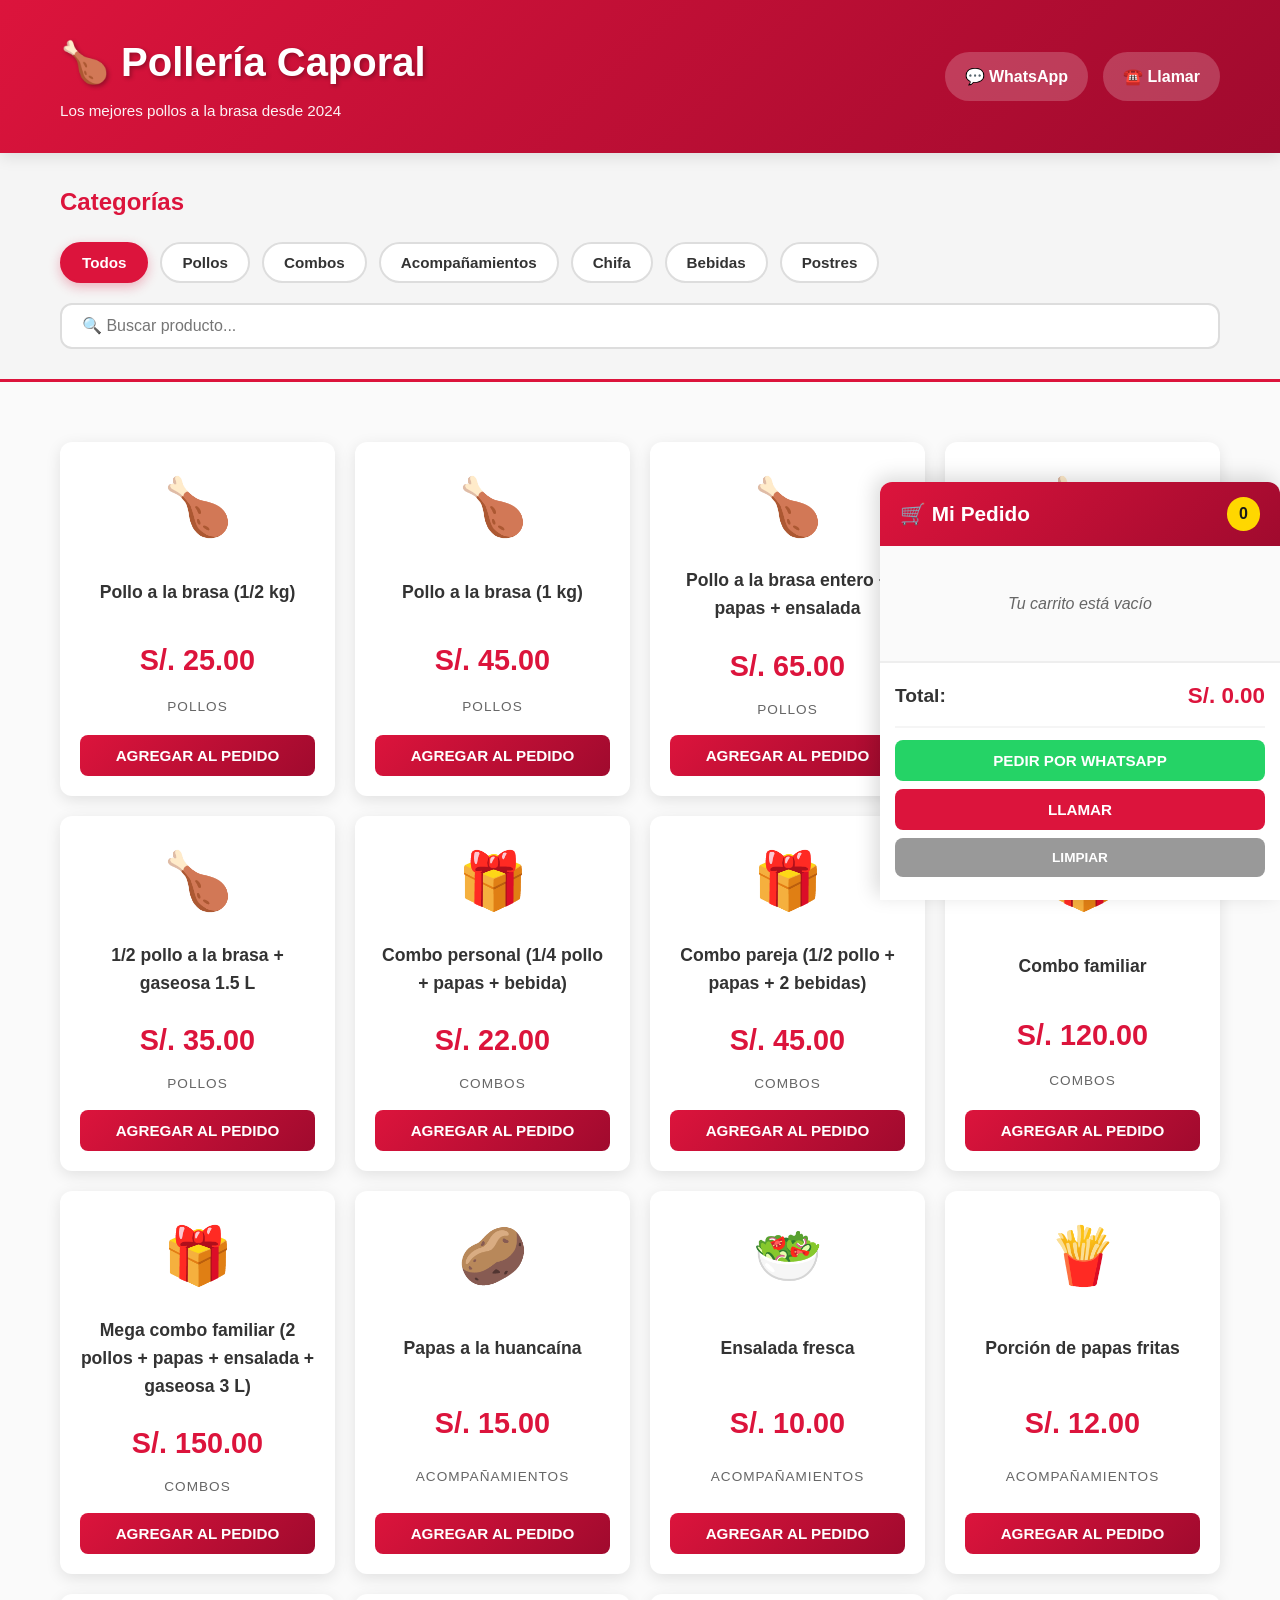
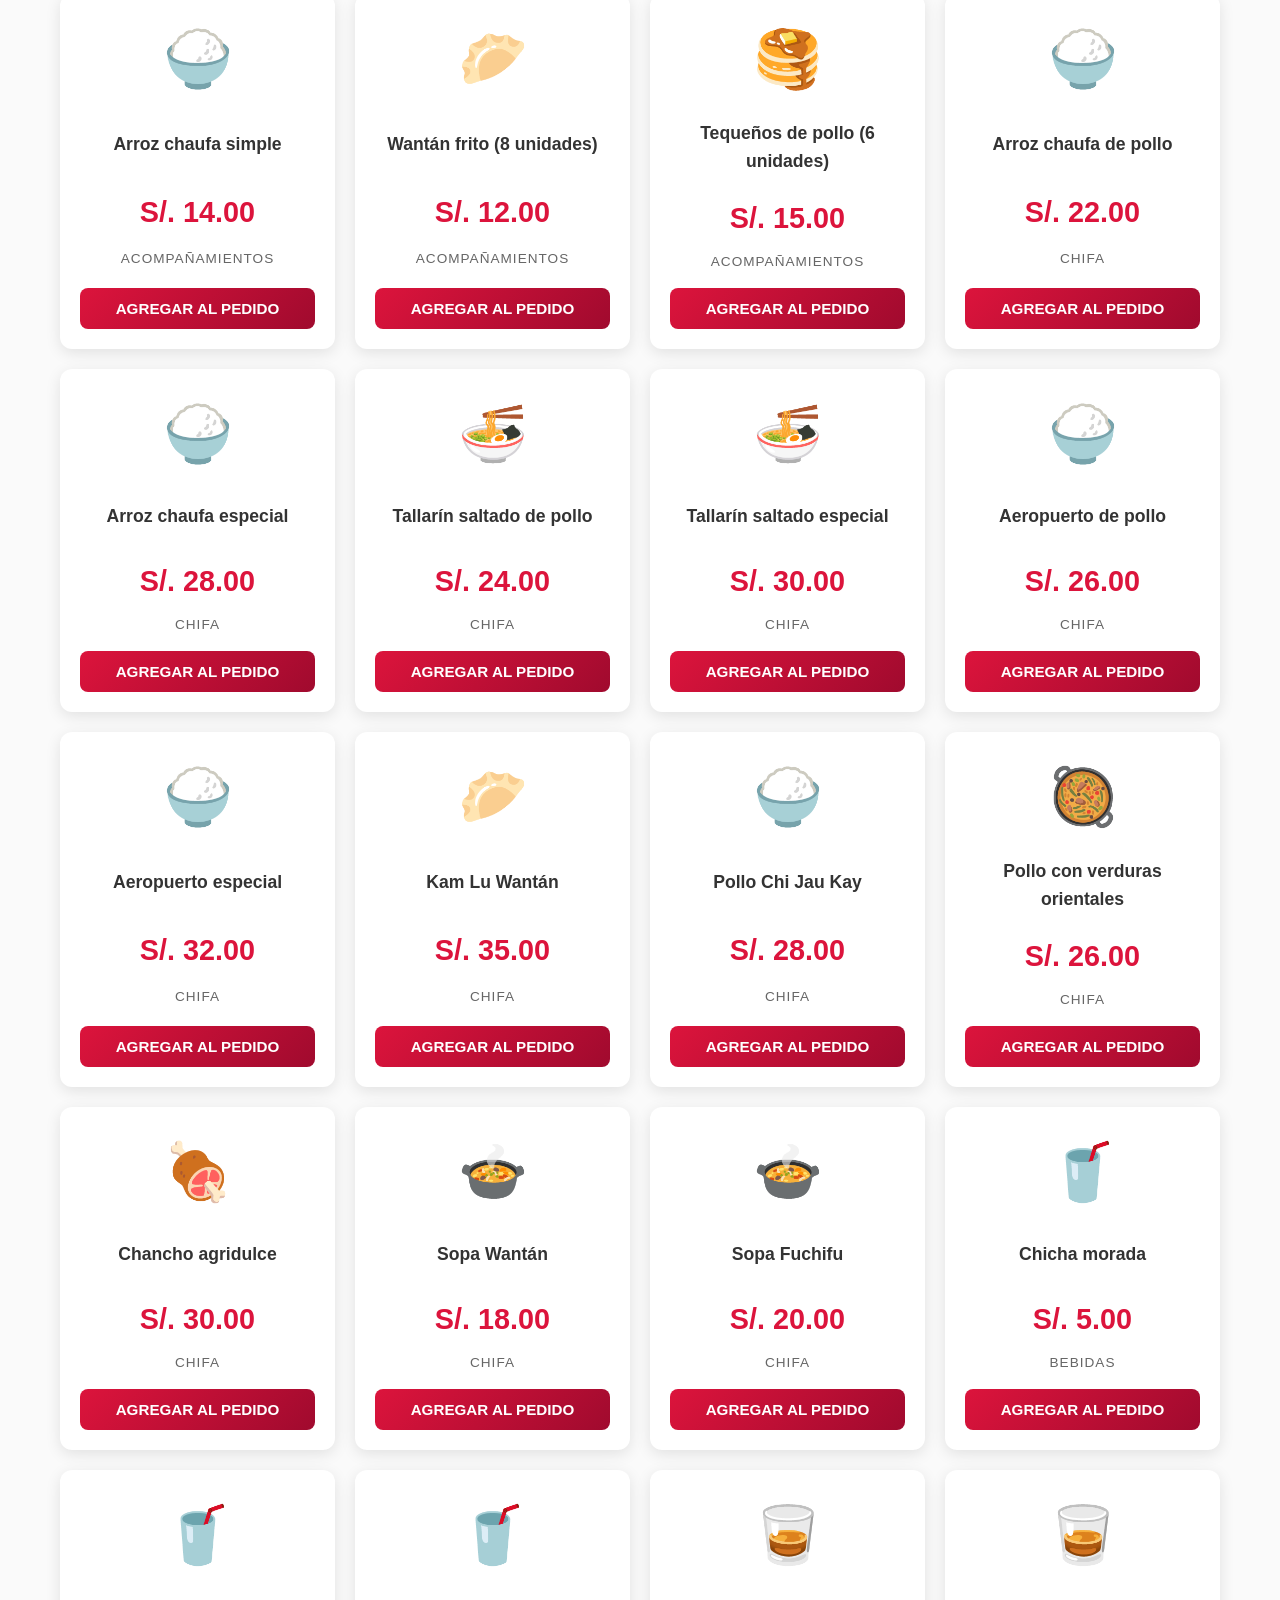
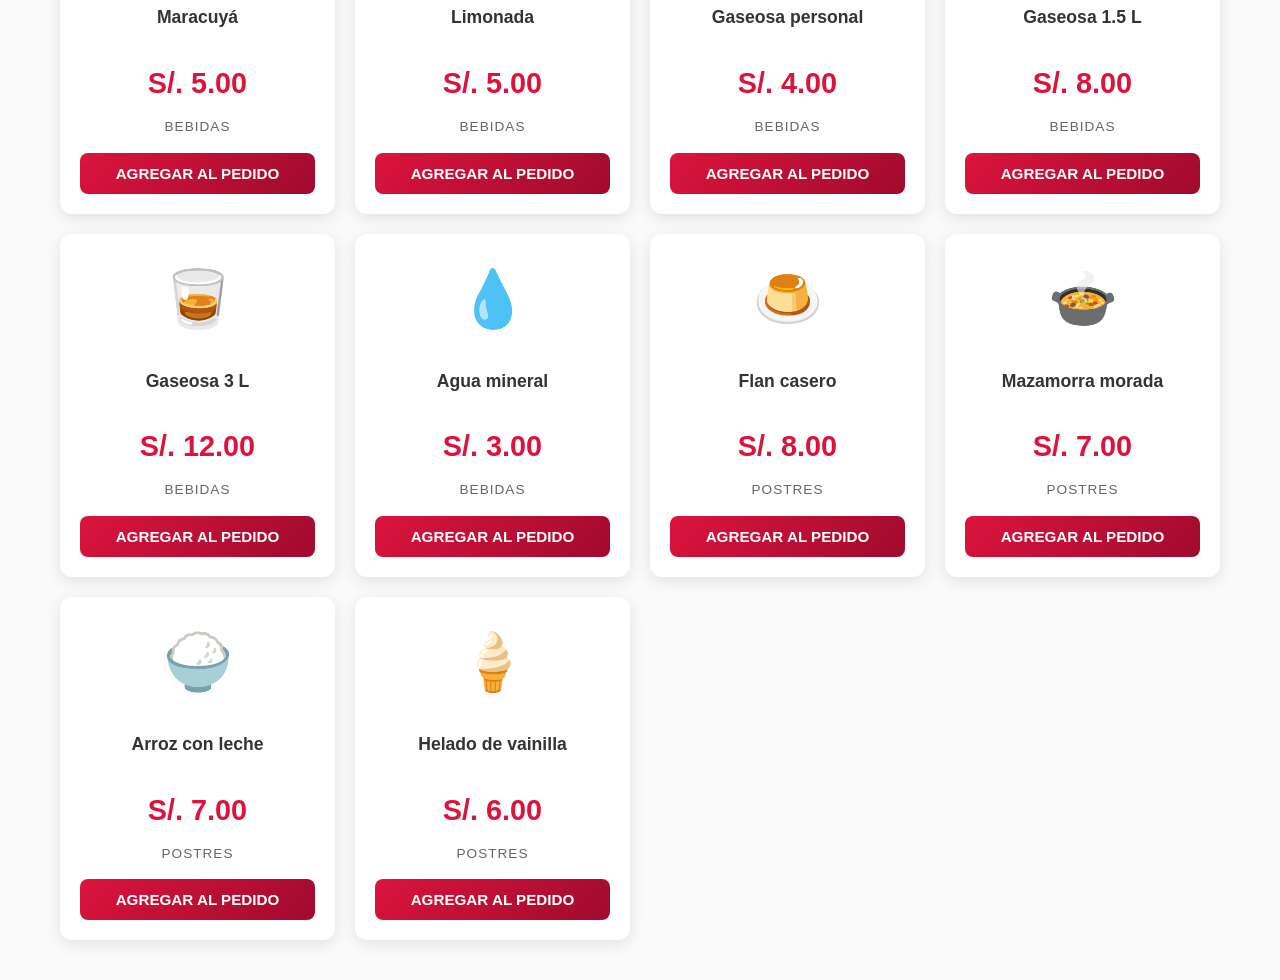
<file: index.html>
<!DOCTYPE html>
<html lang="es">
<head>
    <meta charset="UTF-8">
    <meta name="viewport" content="width=device-width, initial-scale=1.0">
    <title>Pollería Caporal - Catálogo de Productos</title>
    <link rel="stylesheet" href="css/styles.css">
</head>
<body>
    <!-- HEADER -->
    <header class="header">
        <div class="container">
            <div class="logo-section">
                <h1>🍗 Pollería Caporal</h1>
                <p class="tagline">Los mejores pollos a la brasa desde 2024</p>
            </div>
            <div class="contact-icons">
                <a href="https://wa.me/51904472592" class="icon-whatsapp" title="Escribir por WhatsApp">
                    💬 WhatsApp
                </a>
                <a href="tel:+51904472592" class="icon-phone" title="Llamar">
                    ☎️ Llamar
                </a>
            </div>
        </div>
    </header>

    <!-- FILTROS -->
    <section class="filters">
        <div class="container">
            <h2>Categorías</h2>
            <div class="filter-buttons">
                <button class="filter-btn active" data-category="todos">Todos</button>
                <button class="filter-btn" data-category="Pollos">Pollos</button>
                <button class="filter-btn" data-category="Combos">Combos</button>
                <button class="filter-btn" data-category="Acompañamientos">Acompañamientos</button>
                <button class="filter-btn" data-category="Chifa">Chifa</button>
                <button class="filter-btn" data-category="Bebidas">Bebidas</button>
                <button class="filter-btn" data-category="Postres">Postres</button>
            </div>
            <input type="text" id="searchInput" class="search-input" placeholder="🔍 Buscar producto...">
        </div>
    </section>

    <!-- CATÁLOGO DE PRODUCTOS -->
    <section class="catalog">
        <div class="container">
            <div id="productosContainer" class="products-grid">
                <!-- Los productos se cargan aquí con JavaScript -->
            </div>
        </div>
    </section>

    <!-- CARRITO FLOTANTE -->
    <div id="carrito" class="carrito-flotante">
        <div class="carrito-header">
            <h3>🛒 Mi Pedido</h3>
            <span id="carritoCount" class="carrito-count">0</span>
        </div>
        <div id="carritoItems" class="carrito-items">
            <p class="empty-message">Tu carrito está vacío</p>
        </div>
        <div class="carrito-footer">
            <div class="total">
                <strong>Total:</strong>
                <span id="carritoTotal">S/. 0.00</span>
            </div>
            <button id="btnPedirWhatsApp" class="btn-whatsapp" onclick="enviarPedidoWhatsApp()">
                Pedir por WhatsApp
            </button>
            <button id="btnLlamar" class="btn-phone" onclick="llamar()">
                Llamar
            </button>
            <button id="btnLimpiar" class="btn-clear" onclick="limpiarCarrito()">
                Limpiar
            </button>
        </div>
    </div>

    <!-- SCRIPT DE DATOS Y LÓGICA -->
    <script>
        // BASE DE DATOS DE PRODUCTOS
        const productos = [
            // POLLOS
            { id: 1, nombre: "Pollo a la brasa (1/2 kg)", precio: 25.00, categoria: "Pollos", emoji: "🍗" },
            { id: 2, nombre: "Pollo a la brasa (1 kg)", precio: 45.00, categoria: "Pollos", emoji: "🍗" },
            { id: 3, nombre: "Pollo a la brasa entero + papas + ensalada", precio: 65.00, categoria: "Pollos", emoji: "🍗" },
            { id: 4, nombre: "1/4 de pollo a la brasa", precio: 18.00, categoria: "Pollos", emoji: "🍗" },
            { id: 5, nombre: "1/2 pollo a la brasa + gaseosa 1.5 L", precio: 35.00, categoria: "Pollos", emoji: "🍗" },
            
            // COMBOS
            { id: 6, nombre: "Combo personal (1/4 pollo + papas + bebida)", precio: 22.00, categoria: "Combos", emoji: "🎁" },
            { id: 7, nombre: "Combo pareja (1/2 pollo + papas + 2 bebidas)", precio: 45.00, categoria: "Combos", emoji: "🎁" },
            { id: 8, nombre: "Combo familiar", precio: 120.00, categoria: "Combos", emoji: "🎁" },
            { id: 9, nombre: "Mega combo familiar (2 pollos + papas + ensalada + gaseosa 3 L)", precio: 150.00, categoria: "Combos", emoji: "🎁" },
            
            // ACOMPAÑAMIENTOS
            { id: 10, nombre: "Papas a la huancaína", precio: 15.00, categoria: "Acompañamientos", emoji: "🥔" },
            { id: 11, nombre: "Ensalada fresca", precio: 10.00, categoria: "Acompañamientos", emoji: "🥗" },
            { id: 12, nombre: "Porción de papas fritas", precio: 12.00, categoria: "Acompañamientos", emoji: "🍟" },
            { id: 13, nombre: "Arroz chaufa simple", precio: 14.00, categoria: "Acompañamientos", emoji: "🍚" },
            { id: 14, nombre: "Wantán frito (8 unidades)", precio: 12.00, categoria: "Acompañamientos", emoji: "🥟" },
            { id: 15, nombre: "Tequeños de pollo (6 unidades)", precio: 15.00, categoria: "Acompañamientos", emoji: "🥞" },
            
            // CHIFA
            { id: 16, nombre: "Arroz chaufa de pollo", precio: 22.00, categoria: "Chifa", emoji: "🍚" },
            { id: 17, nombre: "Arroz chaufa especial", precio: 28.00, categoria: "Chifa", emoji: "🍚" },
            { id: 18, nombre: "Tallarín saltado de pollo", precio: 24.00, categoria: "Chifa", emoji: "🍜" },
            { id: 19, nombre: "Tallarín saltado especial", precio: 30.00, categoria: "Chifa", emoji: "🍜" },
            { id: 20, nombre: "Aeropuerto de pollo", precio: 26.00, categoria: "Chifa", emoji: "🍚" },
            { id: 21, nombre: "Aeropuerto especial", precio: 32.00, categoria: "Chifa", emoji: "🍚" },
            { id: 22, nombre: "Kam Lu Wantán", precio: 35.00, categoria: "Chifa", emoji: "🥟" },
            { id: 23, nombre: "Pollo Chi Jau Kay", precio: 28.00, categoria: "Chifa", emoji: "🍚" },
            { id: 24, nombre: "Pollo con verduras orientales", precio: 26.00, categoria: "Chifa", emoji: "🥘" },
            { id: 25, nombre: "Chancho agridulce", precio: 30.00, categoria: "Chifa", emoji: "🍖" },
            { id: 26, nombre: "Sopa Wantán", precio: 18.00, categoria: "Chifa", emoji: "🍲" },
            { id: 27, nombre: "Sopa Fuchifu", precio: 20.00, categoria: "Chifa", emoji: "🍲" },
            
            // BEBIDAS
            { id: 28, nombre: "Chicha morada", precio: 5.00, categoria: "Bebidas", emoji: "🥤" },
            { id: 29, nombre: "Maracuyá", precio: 5.00, categoria: "Bebidas", emoji: "🥤" },
            { id: 30, nombre: "Limonada", precio: 5.00, categoria: "Bebidas", emoji: "🥤" },
            { id: 31, nombre: "Gaseosa personal", precio: 4.00, categoria: "Bebidas", emoji: "🥃" },
            { id: 32, nombre: "Gaseosa 1.5 L", precio: 8.00, categoria: "Bebidas", emoji: "🥃" },
            { id: 33, nombre: "Gaseosa 3 L", precio: 12.00, categoria: "Bebidas", emoji: "🥃" },
            { id: 34, nombre: "Agua mineral", precio: 3.00, categoria: "Bebidas", emoji: "💧" },
            
            // POSTRES
            { id: 35, nombre: "Flan casero", precio: 8.00, categoria: "Postres", emoji: "🍮" },
            { id: 36, nombre: "Mazamorra morada", precio: 7.00, categoria: "Postres", emoji: "🍲" },
            { id: 37, nombre: "Arroz con leche", precio: 7.00, categoria: "Postres", emoji: "🍚" },
            { id: 38, nombre: "Helado de vainilla", precio: 6.00, categoria: "Postres", emoji: "🍦" }
        ];

        // CARRITO
        let carrito = [];
        const WHATSAPP = "51904472592";
        const TELEFONO = "+51904472592";

        // RENDERIZAR PRODUCTOS
        function renderizarProductos(productosAMostrar = productos) {
            const container = document.getElementById('productosContainer');
            container.innerHTML = '';

            if (productosAMostrar.length === 0) {
                container.innerHTML = '<p class="no-results">No se encontraron productos 😢</p>';
                return;
            }

            productosAMostrar.forEach(producto => {
                const productCard = document.createElement('div');
                productCard.className = 'product-card';
                productCard.innerHTML = `
                    <div class="product-emoji">${producto.emoji}</div>
                    <h3>${producto.nombre}</h3>
                    <p class="product-price">S/. ${producto.precio.toFixed(2)}</p>
                    <p class="product-category">${producto.categoria}</p>
                    <button class="btn-add" onclick="agregarAlCarrito(${producto.id})">
                        Agregar al pedido
                    </button>
                `;
                container.appendChild(productCard);
            });
        }

        // AGREGAR AL CARRITO
        function agregarAlCarrito(productId) {
            const producto = productos.find(p => p.id === productId);
            const itemExistente = carrito.find(item => item.id === productId);

            if (itemExistente) {
                itemExistente.cantidad++;
            } else {
                carrito.push({ ...producto, cantidad: 1 });
            }

            actualizarCarrito();
        }

        // ACTUALIZAR CARRITO
        function actualizarCarrito() {
            const carritoItemsDiv = document.getElementById('carritoItems');
            const carritoCountSpan = document.getElementById('carritoCount');
            const carritoTotalSpan = document.getElementById('carritoTotal');

            if (carrito.length === 0) {
                carritoItemsDiv.innerHTML = '<p class="empty-message">Tu carrito está vacío</p>';
                carritoCountSpan.textContent = '0';
                carritoTotalSpan.textContent = 'S/. 0.00';
                return;
            }

            let html = '';
            let total = 0;
            let cantidadTotal = 0;

            carrito.forEach(item => {
                const subtotal = item.precio * item.cantidad;
                total += subtotal;
                cantidadTotal += item.cantidad;

                html += `
                    <div class="carrito-item">
                        <div class="item-info">
                            <p><strong>${item.nombre}</strong></p>
                            <p class="item-price">S/. ${item.precio.toFixed(2)} x ${item.cantidad}</p>
                        </div>
                        <div class="item-controls">
                            <button onclick="disminuirCantidad(${item.id})" class="btn-qty">-</button>
                            <span>${item.cantidad}</span>
                            <button onclick="aumentarCantidad(${item.id})" class="btn-qty">+</button>
                            <button onclick="eliminarDelCarrito(${item.id})" class="btn-remove">✕</button>
                        </div>
                    </div>
                `;
            });

            carritoItemsDiv.innerHTML = html;
            carritoCountSpan.textContent = cantidadTotal;
            carritoTotalSpan.textContent = `S/. ${total.toFixed(2)}`;
        }

        // AUMENTAR CANTIDAD
        function aumentarCantidad(productId) {
            const item = carrito.find(i => i.id === productId);
            if (item) {
                item.cantidad++;
                actualizarCarrito();
            }
        }

        // DISMINUIR CANTIDAD
        function disminuirCantidad(productId) {
            const item = carrito.find(i => i.id === productId);
            if (item && item.cantidad > 1) {
                item.cantidad--;
                actualizarCarrito();
            }
        }

        // ELIMINAR DEL CARRITO
        function eliminarDelCarrito(productId) {
            carrito = carrito.filter(item => item.id !== productId);
            actualizarCarrito();
        }

        // LIMPIAR CARRITO
        function limpiarCarrito() {
            if (carrito.length === 0) {
                alert('El carrito ya está vacío');
                return;
            }
            if (confirm('¿Estás seguro de que quieres limpiar todo el carrito?')) {
                carrito = [];
                actualizarCarrito();
            }
        }

        // ENVIAR PEDIDO POR WHATSAPP
        function enviarPedidoWhatsApp() {
            if (carrito.length === 0) {
                alert('Tu carrito está vacío. Agrega productos primero.');
                return;
            }

            let mensaje = "🍗 *PEDIDO POLLERÍA CAPORAL* 🍗\n\n";
            let total = 0;

            carrito.forEach(item => {
                const subtotal = item.precio * item.cantidad;
                total += subtotal;
                mensaje += `${item.emoji} ${item.nombre}\n`;
                mensaje += `   Cantidad: ${item.cantidad} x S/. ${item.precio.toFixed(2)} = S/. ${subtotal.toFixed(2)}\n\n`;
            });

            mensaje += `━━━━━━━━━━━━━━━━━━━━━\n`;
            mensaje += `💰 *TOTAL: S/. ${total.toFixed(2)}*\n`;
            mensaje += `━━━━━━━━━━━━━━━━━━━━━\n\n`;
            mensaje += `Por favor, confirmar disponibilidad y método de entrega.`;

            const url = `https://wa.me/${WHATSAPP}?text=${encodeURIComponent(mensaje)}`;
            window.open(url, '_blank');
        }

        // LLAMAR
        function llamar() {
            if (carrito.length === 0) {
                alert('Tu carrito está vacío. Agrega productos primero.');
                return;
            }
            window.location.href = `tel:${TELEFONO}`;
        }

        // FILTRAR POR CATEGORÍA
        document.querySelectorAll('.filter-btn').forEach(btn => {
            btn.addEventListener('click', () => {
                document.querySelectorAll('.filter-btn').forEach(b => b.classList.remove('active'));
                btn.classList.add('active');

                const categoria = btn.getAttribute('data-category');
                if (categoria === 'todos') {
                    renderizarProductos(productos);
                } else {
                    const filtrados = productos.filter(p => p.categoria === categoria);
                    renderizarProductos(filtrados);
                }
            });
        });

        // BUSCAR PRODUCTOS
        document.getElementById('searchInput').addEventListener('keyup', (e) => {
            const busqueda = e.target.value.toLowerCase();
            const filtrados = productos.filter(p => 
                p.nombre.toLowerCase().includes(busqueda) ||
                p.categoria.toLowerCase().includes(busqueda)
            );
            renderizarProductos(filtrados);
        });

        // INICIALIZAR
        renderizarProductos();
    </script>
</body>
</html>
</file>
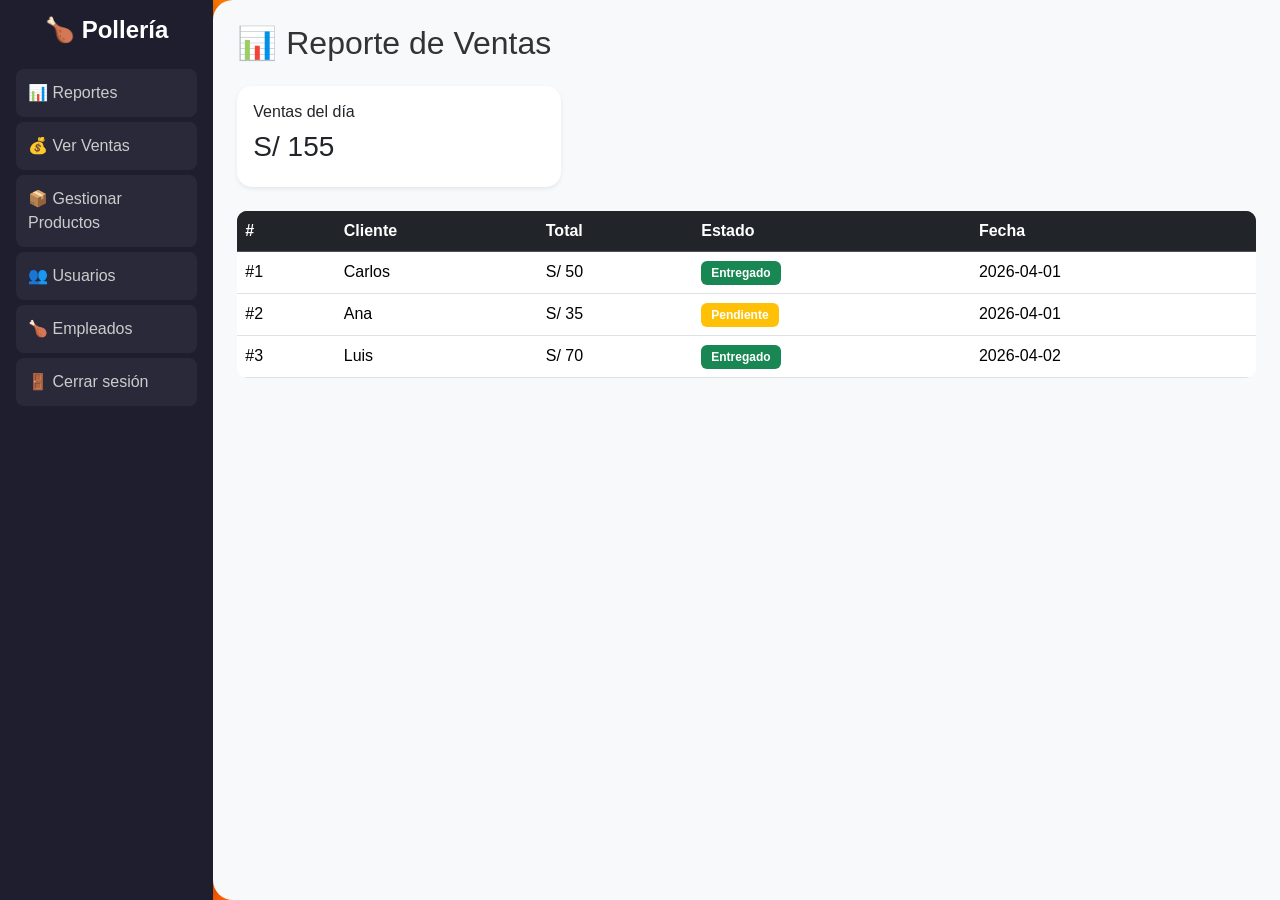
<file: polleria-caporal/index.html>
<!DOCTYPE html>
<html lang="es">
<head>
<meta charset="UTF-8">
<title>Reportes</title>

<link href="https://cdn.jsdelivr.net/npm/bootstrap@5.3.0/dist/css/bootstrap.min.css" rel="stylesheet">

<!--  (css/css) -->
<link rel="stylesheet" href="css/estilos.css">

</head>

<body>

<div class="container-fluid">
  <div class="row">

    <!-- MENU -->
    <div class="col-2 sidebar p-3">
      <h4 class="text-center mb-4">🍗 Pollería</h4>

      <a href="index.html" class="menu-item active">
        📊 <span>Reportes</span>
      </a>

      <a href="ventas.html" class="menu-item">
        💰 <span>Ver Ventas</span>
      </a>

      <a href="productos.html" class="menu-item">
        📦 <span>Gestionar Productos</span>
      </a>
      
      <a href="usuarios.html" class="menu-item">
        👥 <span>Usuarios</span>
      </a>

      <a href="empleados.html" class="menu-item">
        🍗 <span>Empleados</span>
      </a>

      <a href="#" class="menu-item">
        🚪 <span>Cerrar sesión</span>
      </a>
    </div>

    <!-- CONTENIDO -->
    <div class="col-10 p-4">

      <h2>📊 Reporte de Ventas</h2>

      <div class="row my-4">
        <div class="col-md-4">
          <div class="card p-3 shadow-sm">
            <h6>Ventas del día</h6>
            <h3 id="ventasDia">S/ 0</h3>
          </div>
        </div>
      </div>

      <table class="table table-hover">
        <thead class="table-dark">
          <tr>
            <th>#</th>
            <th>Cliente</th>
            <th>Total</th>
            <th>Estado</th>
            <th>Fecha</th>
          </tr>
        </thead>
        <tbody id="tablaReportes"></tbody>
      </table>

    </div>
  </div>
</div>

<script src="js/reportes.js"></script>

</body>
</html>
</file>
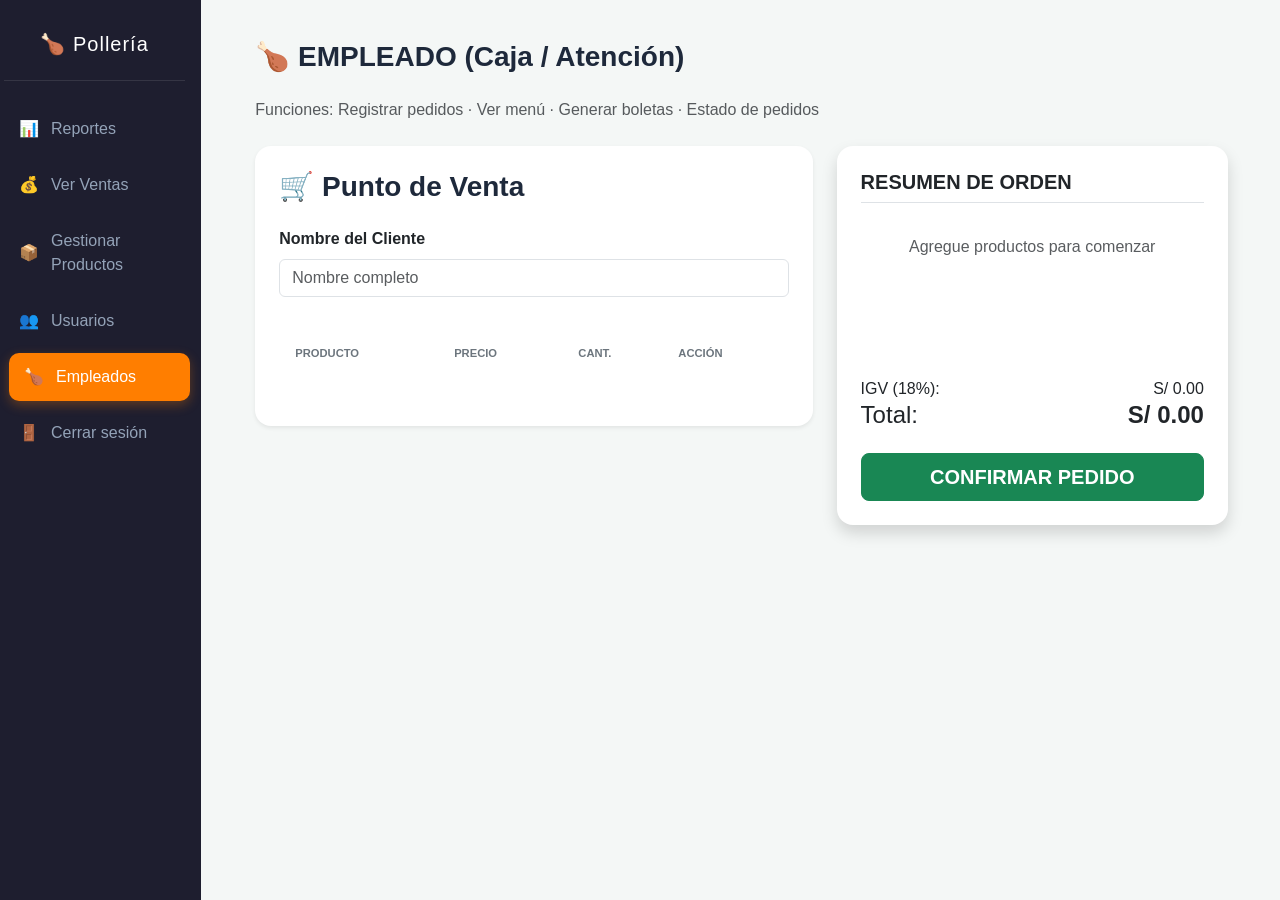
<file: empleados.html>
<!DOCTYPE html>
<html lang="es">
<head>
    <meta charset="UTF-8">
    <meta name="viewport" content="width=device-width, initial-scale=1.0">
    <title>Pollería - Empleado</title>
    <link href="https://cdn.jsdelivr.net/npm/bootstrap@5.3.0/dist/css/bootstrap.min.css" rel="stylesheet">
    <link rel="stylesheet" href="https://cdn.jsdelivr.net/npm/bootstrap-icons@1.11.1/font/bootstrap-icons.css">
    <link rel="stylesheet" href="css/estilos.css">
</head>
<body>

    <div class="container-fluid">
        <div class="row">
            <div class="col-2 sidebar p-3">
                <h4 class="text-center mb-4">🍗 Pollería</h4>
                <a href="index.html" class="menu-item">
                    📊 <span>Reportes</span>
                </a>
                <a href="ventas.html" class="menu-item">
                    💰 <span>Ver Ventas</span>
                </a>
                <a href="productos.html" class="menu-item">
                    📦 <span>Gestionar Productos</span>
                </a>
                <a href="usuarios.html" class="menu-item">
                    👥 <span>Usuarios</span>
                </a>
                <a href="empleados.html" class="menu-item active">
                    🍗 <span>Empleados</span>
                </a>
                <a href="#" class="menu-item">
                    🚪 <span>Cerrar sesión</span>
                </a>
            </div>

            <div class="col-10 p-4">
                <div class="container">
                    <h2 class="mb-4">🍗 EMPLEADO (Caja / Atención)</h2>
                    <p class="text-muted mb-4">Funciones: Registrar pedidos · Ver menú · Generar boletas · Estado de pedidos</p>
                    
                    <div class="row">
                        <div class="col-md-7">
                            <div class="card shadow-sm p-4">
                                <h3 class="fw-bold mb-4">🛒 Punto de Venta</h3>
                                <div class="mb-4">
                                    <label class="form-label fw-bold">Nombre del Cliente</label>
                                    <input type="text" id="nombreCliente" class="form-control" placeholder="Nombre completo">
                                </div>
                                <table class="table align-middle">
                                    <thead>
                                        <tr>
                                            <th>Producto</th>
                                            <th>Precio</th>
                                            <th style="width: 100px;">Cant.</th>
                                            <th>Acción</th>
                                        </tr>
                                    </thead>
                                    <tbody id="tablaVentaEmpleados">
                                    </tbody>
                                </table>
                            </div>
                        </div>

                        <div class="col-md-5">
                            <div class="card shadow p-4">
                                <h5 class="text-uppercase fw-bold border-bottom pb-2">Resumen de Orden</h5>

                                <div id="resumenPedido" style="min-height: 150px;">
                                    <p class="text-muted text-center py-4">Agregue productos para comenzar</p>
                                </div>

                                <!-- IGV -->
                                <div class="d-flex justify-content-between mt-3">
                                    <span>IGV (18%):</span>
                                    <span id="igvMonto">S/ 0.00</span>
                                </div>

                                <!-- TOTAL -->
                                <div class="d-flex justify-content-between">
                                    <span class="h4">Total:</span>
                                    <span class="h4 fw-bold text-dark" id="totalPagar">S/ 0.00</span>
                                </div>

                                <button class="btn btn-success btn-lg w-100 mt-3 fw-bold" onclick="procesarPedidoFinal()">
                                    CONFIRMAR PEDIDO
                                </button>
                            </div>
                        </div>
                    </div>
                </div>
            </div>
        </div>
    </div>

    <script src="js/productos.js"></script>
    <script src="js/empleados.js"></script>
</body>
</html>
</file>
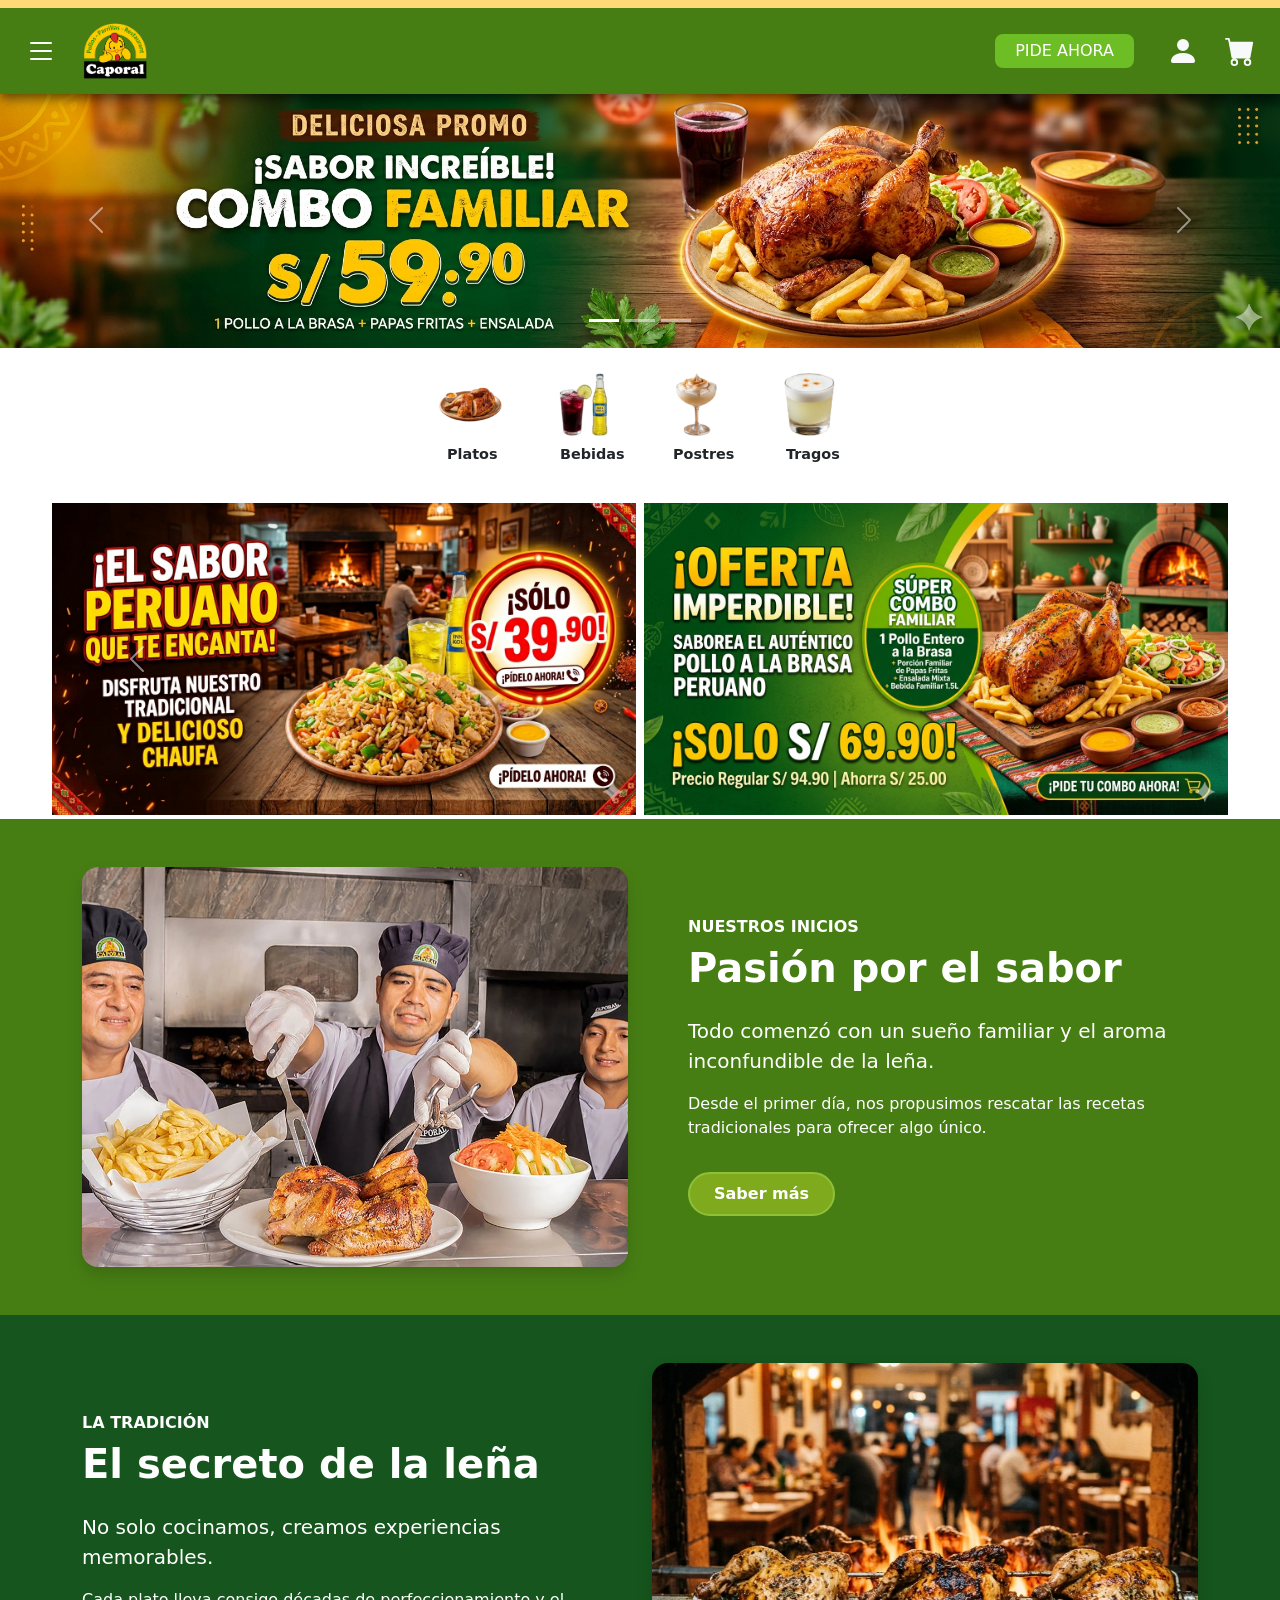
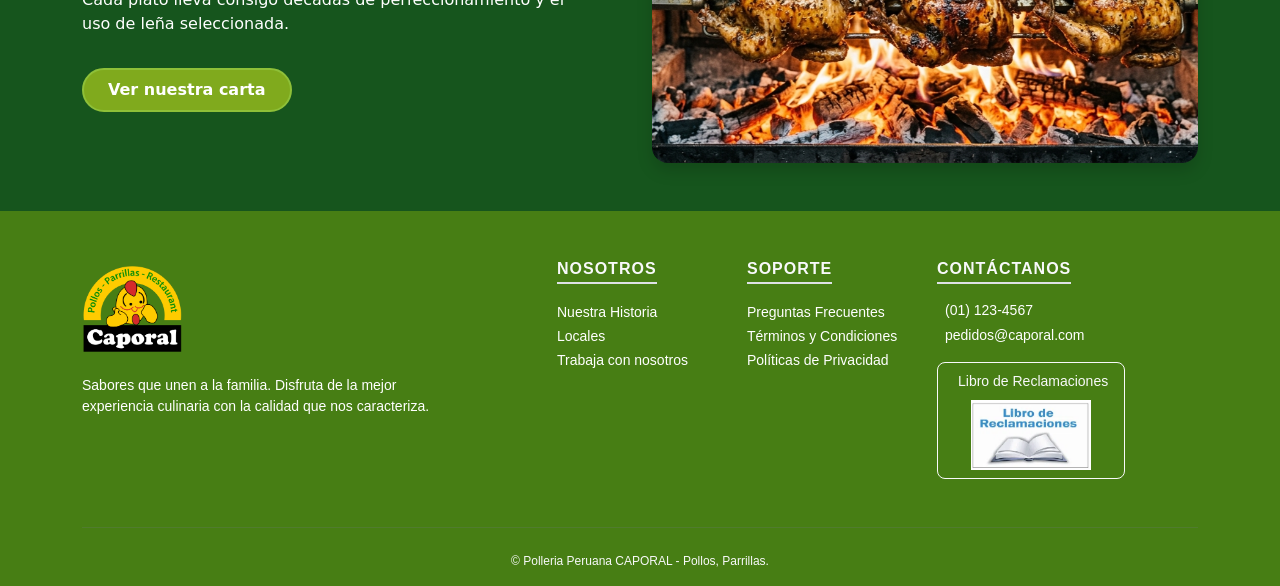
<file: inicio.html>
<html lang="en">

<head>
    <meta charset="utf-8">
    <meta name="viewport" content="width=device-width, initial-scale=1">
    <title>Bootstrap demo</title>
    <link href="https://cdn.jsdelivr.net/npm/bootstrap@5.3.8/dist/css/bootstrap.min.css" rel="stylesheet"
        integrity="sha384-sRIl4kxILFvY47J16cr9ZwB07vP4J8+LH7qKQnuqkuIAvNWLzeN8tE5YBujZqJLB" crossorigin="anonymous">
    <link href="css/prueba.css" rel="stylesheet">
</head>

<body>
    <header class="fixed-top">
        <nav class="navbar_custom">
            <!-- Offcanvas Boton menu -->
            <div class="offcanvas offcanvas-start" tabindex="-1" id="offcanvasExample"
                aria-labelledby="offcanvasExampleLabel">
                <div class="offcanvas-header">
                    <h5 class="offcanvas-title" id="offcanvasExampleLabel">Menu</h5>
                    <button type="button" class="btn-close text-reset" data-bs-dismiss="offcanvas"
                        aria-label="Close"></button>
                </div>
                <div class="offcanvas-body">
                    <div class="d-grid gap-2">
                        <button class="bc bc_true" type="button">
                            <svg xmlns="http://www.w3.org/2000/svg" width="16" height="16" fill="currentColor"
                                class="bi bi-house pr-3" viewBox="0 0 16 16">
                                <path
                                    d="M8.707 1.5a1 1 0 0 0-1.414 0L.646 8.146a.5.5 0 0 0 .708.708L2 8.207V13.5A1.5 1.5 0 0 0 3.5 15h9a1.5 1.5 0 0 0 1.5-1.5V8.207l.646.647a.5.5 0 0 0 .708-.708L13 5.793V2.5a.5.5 0 0 0-.5-.5h-1a.5.5 0 0 0-.5.5v1.293zM13 7.207V13.5a.5.5 0 0 1-.5.5h-9a.5.5 0 0 1-.5-.5V7.207l5-5z" />
                            </svg>
                            Inicio
                        </button>
                        <button class="bc bc_false" type="button">
                            <svg xmlns="http://www.w3.org/2000/svg" width="16" height="16" fill="currentColor"
                                class="bi bi-file-text" viewBox="0 0 16 16">
                                <path
                                    d="M5 4a.5.5 0 0 0 0 1h6a.5.5 0 0 0 0-1zm-.5 2.5A.5.5 0 0 1 5 6h6a.5.5 0 0 1 0 1H5a.5.5 0 0 1-.5-.5M5 8a.5.5 0 0 0 0 1h6a.5.5 0 0 0 0-1zm0 2a.5.5 0 0 0 0 1h3a.5.5 0 0 0 0-1z" />
                                <path
                                    d="M2 2a2 2 0 0 1 2-2h8a2 2 0 0 1 2 2v12a2 2 0 0 1-2 2H4a2 2 0 0 1-2-2zm10-1H4a1 1 0 0 0-1 1v12a1 1 0 0 0 1 1h8a1 1 0 0 0 1-1V2a1 1 0 0 0-1-1" />
                            </svg>
                            Carta
                        </button>
                        <button class="bc bc_false" type="button">
                            <svg xmlns="http://www.w3.org/2000/svg" width="16" height="16" fill="currentColor"
                                class="bi bi-geo-alt" viewBox="0 0 16 16">
                                <path
                                    d="M12.166 8.94c-.524 1.062-1.234 2.12-1.96 3.07A32 32 0 0 1 8 14.58a32 32 0 0 1-2.206-2.57c-.726-.95-1.436-2.008-1.96-3.07C3.304 7.867 3 6.862 3 6a5 5 0 0 1 10 0c0 .862-.305 1.867-.834 2.94M8 16s6-5.686 6-10A6 6 0 0 0 2 6c0 4.314 6 10 6 10" />
                                <path d="M8 8a2 2 0 1 1 0-4 2 2 0 0 1 0 4m0 1a3 3 0 1 0 0-6 3 3 0 0 0 0 6" />
                            </svg>
                            Cobertura
                        </button>
                        <button class="bc bc_false" type="button" data-bs-toggle="modal" data-bs-target="#modalLogin">
                            <svg xmlns="http://www.w3.org/2000/svg" width="16" height="16" fill="currentColor"
                                class="bi bi-person" viewBox="0 0 16 16">
                                <path
                                    d="M8 8a3 3 0 1 0 0-6 3 3 0 0 0 0 6m2-3a2 2 0 1 1-4 0 2 2 0 0 1 4 0m4 8c0 1-1 1-1 1H3s-1 0-1-1 1-4 6-4 6 3 6 4m-1-.004c-.001-.246-.154-.986-.832-1.664C11.516 10.68 10.289 10 8 10s-3.516.68-4.168 1.332c-.678.678-.83 1.418-.832 1.664z" />
                            </svg>
                            Iniciar Sesión
                        </button>
                    </div>
                </div>
            </div>

            <!-- Barra del Navbar -->
            <div class="container-fluid text-center nav_barra shadow">
                <div class="row pb-1 pt-1">
                    <!-- Boton izquierdo-->
                    <div class="col-4 d-flex justify-content-start align-items-center">
                        <a class="btn text-light" data-bs-toggle="offcanvas" href="#offcanvasExample" role="button"
                            aria-controls="offcanvasExample">
                            <svg xmlns="http://www.w3.org/2000/svg" width="32" height="32" fill="currentColor"
                                class="bi bi-list" viewBox="0 0 16 16">
                                <path fill-rule="evenodd"
                                    d="M2.5 12a.5.5 0 0 1 .5-.5h10a.5.5 0 0 1 0 1H3a.5.5 0 0 1-.5-.5m0-4a.5.5 0 0 1 .5-.5h10a.5.5 0 0 1 0 1H3a.5.5 0 0 1-.5-.5m0-4a.5.5 0 0 1 .5-.5h10a.5.5 0 0 1 0 1H3a.5.5 0 0 1-.5-.5" />
                            </svg>
                        </a>
                        <a class="btn text-light">
                            <img src="img/caporal_ico.png" width="64" height="64" alt="caporal-ico">
                        </a>
                    </div>
                    <!-- Boton derecho-->
                    <div class="col d-flex justify-content-end align-items-center">
                        <a type="button" href="pagina-plato.html" class="boton-pedir">PIDE AHORA</a>

                        <a class="btn text-light" data-bs-toggle="modal" data-bs-target="#modalLogin" role="button">
                            <svg xmlns="http://www.w3.org/2000/svg" width="32" height="32" fill="currentColor"
                                class="bi bi-person-fill" viewBox="0 0 16 16">
                                <path d="M3 14s-1 0-1-1 1-4 6-4 6 3 6 4-1 1-1 1zm5-6a3 3 0 1 0 0-6 3 3 0 0 0 0 6" />
                            </svg>
                        </a>

                        <a class="btn text-light">
                            <svg xmlns="http://www.w3.org/2000/svg" width="30" height="30" fill="currentColor"
                                class="bi bi-cart-fill" viewBox="0 0 16 16">
                                <path
                                    d="M0 1.5A.5.5 0 0 1 .5 1H2a.5.5 0 0 1 .485.379L2.89 3H14.5a.5.5 0 0 1 .491.592l-1.5 8A.5.5 0 0 1 13 12H4a.5.5 0 0 1-.491-.408L2.01 3.607 1.61 2H.5a.5.5 0 0 1-.5-.5M5 12a2 2 0 1 0 0 4 2 2 0 0 0 0-4m7 0a2 2 0 1 0 0 4 2 2 0 0 0 0-4m-7 1a1 1 0 1 1 0 2 1 1 0 0 1 0-2m7 0a1 1 0 1 1 0 2 1 1 0 0 1 0-2" />
                            </svg>
                        </a>
                    </div>
                </div>
            </div>
        </nav>
    </header>

    <!-- Iniciar Secion (Navbar)-->
    <div class="modal fade" id="modalLogin" tabindex="-1" aria-labelledby="modalLoginLabel" aria-hidden="true">
        <div class="modal-dialog modal-dialog-centered">
            <div class="modal-content border-0 shadow-lg text-dark">
                <div class="modal-header">
                    <h5 class="modal-title fw-bold" id="modalLoginLabel">Ingresar a mi cuenta</h5>
                    <button type="button" class="btn-close" data-bs-dismiss="modal" aria-label="Close"></button>
                </div>
                <div class="modal-body p-4">
                    <form>
                        <div class="mb-3">
                            <label class="form-label">Email</label>
                            <input type="email" class="form-control" placeholder="tu@correo.com" required>
                        </div>
                        <div class="mb-4">
                            <label class="form-label">Contraseña</label>
                            <input type="password" class="form-control" required>
                        </div>
                        <div class="d-grid">
                            <button type="submit" class="btn btn-primary bg-gradient">Iniciar Sesión</button>
                        </div>
                    </form>
                </div>
                <div class="modal-footer justify-content-center border-0">
                    <small>¿No tienes cuenta? <a href="#" class="text-decoration-none">Regístrate aquí</a></small>
                </div>
            </div>
        </div>
    </div>

    <main>
        <!-- CARRUSEL -->
        <div id="carouselMain" class="carousel slide" data-bs-ride="carousel">
            <div class="carousel-indicators">
                <button type="button" data-bs-target="#carouselMain" data-bs-slide-to="0" class="active"
                    aria-current="true" aria-label="Slide 1"></button>
                <button type="button" data-bs-target="#carouselMain" data-bs-slide-to="1" aria-label="Slide 2"></button>
                <button type="button" data-bs-target="#carouselMain" data-bs-slide-to="2" aria-label="Slide 3"></button>
            </div>
            <div class="carousel-inner">
                <div class="carousel-item active">
                    <!-- w-100 -->
                    <img src="img/banner_01.png" class="d-block w-100" alt="banner_01">
                </div>
                <div class="carousel-item">
                    <img src="img/banner_02.png" class="d-block w-100" alt="banner_02">
                </div>
                <div class="carousel-item">
                    <img src="img/banner_03.png" class="d-block w-100" alt="banner_03">
                </div>
            </div>
            <button class="carousel-control-prev" type="button" data-bs-target="#carouselMain" data-bs-slide="prev">
                <span class="carousel-control-prev-icon" aria-hidden="true"></span>
                <span class="visually-hidden">Previous</span>
            </button>
            <button class="carousel-control-next" type="button" data-bs-target="#carouselMain" data-bs-slide="next">
                <span class="carousel-control-next-icon" aria-hidden="true"></span>
                <span class="visually-hidden">Next</span>
            </button>
        </div>

        <!-- SECCION DE TIPO DE PRODUCTO -->
        <div class="container menu-ajustado my-4 px-5">
            <div class="row justify-content-center gx-5">

                <div class="col-3 con-elem-menu">
                    <a href="pagina-plato-1.html" class="text-decoration-none text-dark btn p-0 w-100 item-menu">
                        <img src="img/ico_plato.png" class="img-fluid rounded-top" alt="plato">
                        <div class="p-2 bg-white rounded-bottom text-center">
                            <p class="nombre-plato m-0" style="font-size: 0.9rem;">Platos</p>
                        </div>
                    </a>
                </div>

                <div class="col-3 con-elem-menu">
                    <a href="pagina-plato-2.html" class="text-decoration-none text-dark btn p-0 w-100 item-menu">
                        <img src="img/ico_bebida.png" class="img-fluid rounded-top" alt="Bebidas">
                        <div class="p-2 bg-white rounded-bottom text-center">
                            <p class="nombre-plato m-0" style="font-size: 0.9rem;">Bebidas</p>
                        </div>
                    </a>
                </div>

                <div class="col-3 con-elem-menu">
                    <a href="pagina-plato-3.html" class="text-decoration-none text-dark btn p-0 w-100 item-menu">
                        <img src="img/ico_postre.png" class="img-fluid rounded-top" alt="Postres">
                        <div class="p-2 bg-white rounded-bottom text-center">
                            <p class="nombre-plato m-0" style="font-size: 0.9rem;">Postres</p>
                        </div>
                    </a>
                </div>

                <div class="col-3 con-elem-menu">
                    <a href="pagina-plato-4.html" class="text-decoration-none text-dark btn p-0 w-100 item-menu">
                        <img src="img/ico_alcohol.png" class="img-fluid rounded-top" alt="Tragos">
                        <div class="p-2 bg-white rounded-bottom text-center">
                            <p class="nombre-plato m-0" style="font-size: 0.9rem;">Tragos</p>
                        </div>
                    </a>
                </div>

            </div>
        </div>

        <!-- CARRUSEL PROMOCIONES-->
        <div id="carruselPromo" class="carousel slide mx-5" data-bs-ride="carousel">
            <div class="carousel-inner">

                <div class="carousel-item active" data-bs-interval="3000">
                    <div class="d-flex flex-column flex-md-row w-100 vh-50">
                        <div class="p-1 flex-fill">
                            <img src="img/promo_01.png" class="d-block w-100 h-100 object-fit-cover" alt="...">
                        </div>
                        <div class="p-1 flex-fill">
                            <img src="img/promo_02.png" class="d-block w-100 h-100 object-fit-cover" alt="...">
                        </div>
                    </div>
                </div>

                <div class="carousel-item" data-bs-interval="3000">
                    <div class="d-flex flex-column flex-md-row w-100 vh-50">
                        <div class="p-1 flex-fill">
                            <img src="img/promo_03.png" class="d-block w-100 h-100 object-fit-cover" alt="...">
                        </div>
                        <div class="p-1 flex-fill">
                            <img src="img/promo_04.png" class="d-block w-100 h-100 object-fit-cover" alt="...">
                        </div>
                    </div>
                </div>

            </div>

            <button class="carousel-control-prev" type="button" data-bs-target="#carruselPromo" data-bs-slide="prev">
                <span class="carousel-control-prev-icon" aria-hidden="true"></span>
                <span class="visually-hidden">Anterior</span>
            </button>
            <button class="carousel-control-next" type="button" data-bs-target="#carruselPromo" data-bs-slide="next">
                <span class="carousel-control-next-icon" aria-hidden="true"></span>
                <span class="visually-hidden">Siguiente</span>
            </button>
        </div>

        <!-- DATOS DE LA POLLERIA -->
        <section class="nuestra-historia">

            <div class="seccion-verde-claro py-5">
                <div class="container">
                    <div class="row align-items-center">
                        <div class="col-md-6 mb-4 mb-md-0">
                            <div class="contenedor-img shadow rounded-4 overflow-hidden">
                                <img src="img/nosotros_01.webp" alt="Nuestros inicios" class="img-fluid w-100">
                            </div>
                        </div>
                        <div class="col-md-6 ps-md-5 contenido-texto">
                            <h6 class="fw-bold mb-2">NUESTROS INICIOS</h6>
                            <h2 class="display-6 fw-bold mb-4">Pasión por el sabor</h2>
                            <p class="lead">
                                Todo comenzó con un sueño familiar y el aroma inconfundible de la leña.
                            </p>
                            <p>
                                Desde el primer día, nos propusimos rescatar las recetas tradicionales para ofrecer algo
                                único.
                            </p>
                            <a href="#" class="btn btn-custom-verde px-4 py-2 mt-3">Saber más</a>
                        </div>
                    </div>
                </div>
            </div>

            <div class="seccion-verde-oscuro py-5">
                <div class="container">
                    <div class="row align-items-center flex-md-row-reverse">
                        <div class="col-md-6 mb-4 mb-md-0">
                            <div class="contenedor-img shadow rounded-4 overflow-hidden">
                                <img src="img/nosotros_02.png" alt="La Tradición" class="img-fluid w-100">
                            </div>
                        </div>
                        <div class="col-md-6 pe-md-5 contenido-texto">
                            <h6 class="fw-bold mb-2">LA TRADICIÓN</h6>
                            <h2 class="display-6 fw-bold mb-4">El secreto de la leña</h2>
                            <p class="lead">
                                No solo cocinamos, creamos experiencias memorables.
                            </p>
                            <p>
                                Cada plato lleva consigo décadas de perfeccionamiento y el uso de leña seleccionada.
                            </p>
                            <a href="#" class="btn btn-custom-verde px-4 py-2 mt-3">Ver nuestra carta</a>
                        </div>
                    </div>
                </div>
            </div>

        </section>
    </main>

    <footer class="footer-custom bg-dark text-light pt-5 pb-3">
        <div class="container">
            <div class="row gy-4">

                <div class="col-12 col-md-4 text-center text-md-start">
                    <img src="img/caporal_ico.png" alt="Logo" width="100" class="mb-3 ico_polleria">
                    <p class="small text-white">
                        Sabores que unen a la familia. Disfruta de la mejor experiencia culinaria con la calidad que nos
                        caracteriza.
                    </p>
                    <div class="social-icons">
                        <a href="#" class="text-light me-3"><i class="bi bi-facebook fs-4"></i></a>
                        <a href="#" class="text-light me-3"><i class="bi bi-instagram fs-4"></i></a>
                        <a href="#" class="text-light"><i class="bi bi-tiktok fs-4"></i></a>
                    </div>
                </div>

                <div class="col-6 col-md-2 offset-md-1">
                    <h6 class="fw-bold mb-3 border-bottom border-tertiary border-2 pb-1 d-inline-block">NOSOTROS</h6>
                    <ul class="list-unstyled">
                        <li><a href="#" class="text-white text-decoration-none small hover-white">Nuestra
                                Historia</a></li>
                        <li><a href="#" class="text-white text-decoration-none small hover-white">Locales</a></li>
                        <li><a href="#" class="text-white text-decoration-none small hover-white">Trabaja con
                                nosotros</a></li>
                    </ul>
                </div>

                <div class="col-6 col-md-2">
                    <h6 class="fw-bold mb-3 border-bottom border-tertiary border-2 pb-1 d-inline-block">SOPORTE</h6>
                    <ul class="list-unstyled">
                        <li><a href="#" class="text-white text-decoration-none small hover-white">Preguntas
                                Frecuentes</a></li>
                        <li><a href="#" class="text-white text-decoration-none small hover-white">Términos y
                                Condiciones</a></li>
                        <li><a href="#" class="text-white text-decoration-none small hover-white">Políticas de
                                Privacidad</a></li>
                    </ul>
                </div>

                <div class="col-12 col-md-3 text-center text-md-start">
                    <h6 class="fw-bold mb-3 border-bottom border-tertiary border-2 pb-1 d-inline-block">CONTÁCTANOS</h6>
                    <p class="small text-white mb-1"><i class="bi bi-telephone-fill me-2 text-danger"></i> (01)
                        123-4567</p>
                    <p class="small text-white mb-1"><i class="bi bi-envelope-fill me-2 text-danger"></i>
                        pedidos@caporal.com</p>
                    <div class="mt-3">
                        <a href="#"
                            class="btn btn-outline-light btn-sm rounded-3 px-3 py-2 d-inline-flex flex-column align-items-center">
                            <span class="mb-2">
                                <i class="bi bi-journal-text me-1"></i>Libro de Reclamaciones
                            </span>

                            <img src="img/libroReclamaciones.webp" alt="Libro de Reclamaciones"
                                style="width: 120px; height: auto;">
                        </a>
                    </div>
                </div>

            </div>

            <hr class="mt-5 mb-4 border-secondary">

            <div class="row">
                <div class="col-12 text-center">
                    <p class="x-small text-subtle mb-0">
                        &copy; Polleria Peruana CAPORAL - Pollos, Parrillas.
                    </p>
                </div>
            </div>
        </div>
    </footer>
    <script src="https://cdn.jsdelivr.net/npm/bootstrap@5.3.8/dist/js/bootstrap.bundle.min.js"
        integrity="sha384-FKyoEForCGlyvwx9Hj09JcYn3nv7wiPVlz7YYwJrWVcXK/BmnVDxM+D2scQbITxI"
        crossorigin="anonymous"></script>
</body>

</html>
</file>
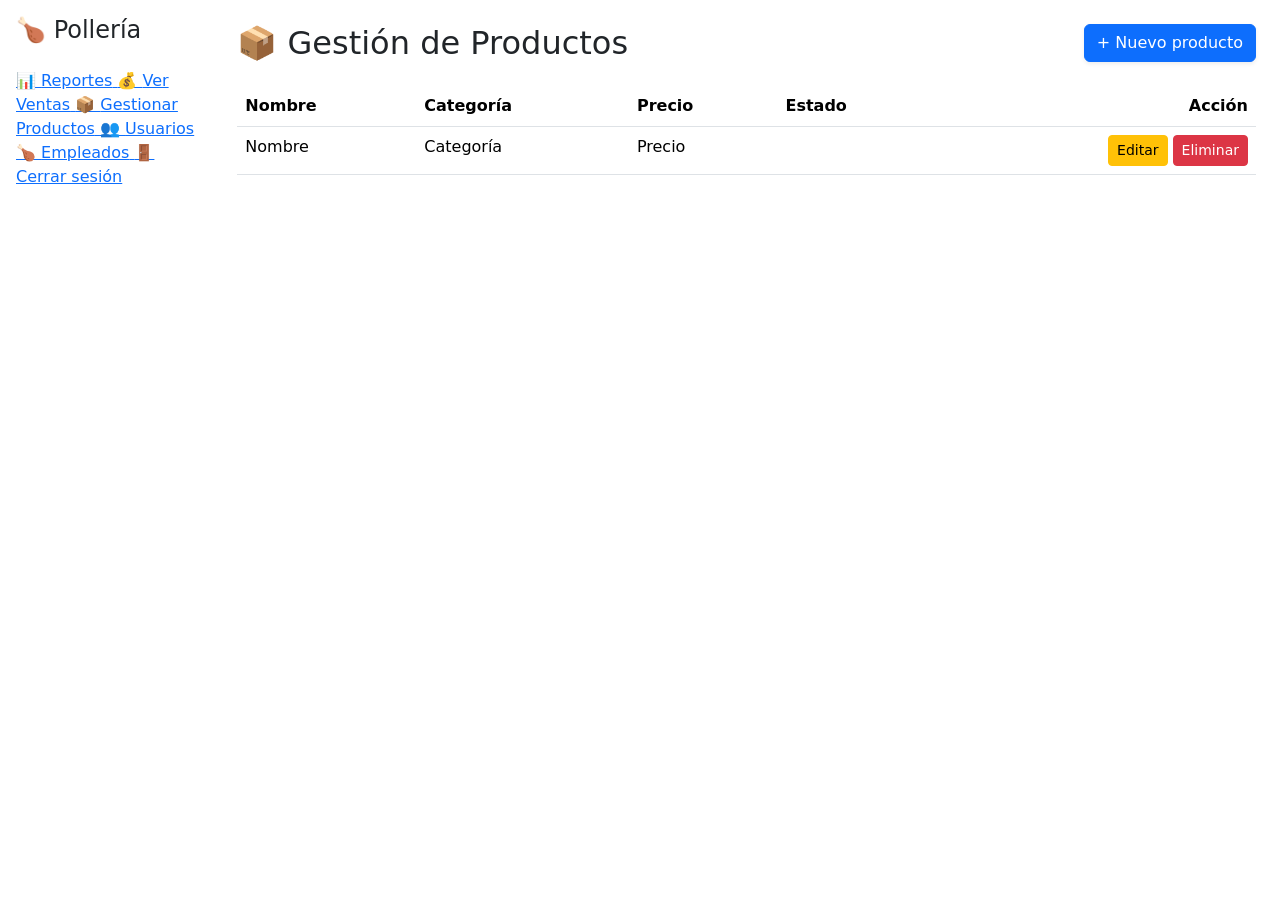
<file: productos.html>
<!DOCTYPE html>
<html lang="es" xmlns:th="http://www.thymeleaf.org">
<head>
    <meta charset="UTF-8">
    <meta name="viewport" content="width=device-width, initial-scale=1.0">
    <title>Gestionar Productos</title>

    <link href="https://cdn.jsdelivr.net/npm/bootstrap@5.3.0/dist/css/bootstrap.min.css" rel="stylesheet">
    <link rel="stylesheet" th:href="@{/css/estilos.css}">
</head>

<body>

<div class="container-fluid">
    <div class="row">

        <!-- SIDEBAR -->
        <div class="col-2 sidebar p-3">
            <h4 class="mb-4">🍗 Pollería</h4>

            <a th:href="@{/}" class="menu-item">
                📊 <span>Reportes</span>
            </a>

            <a th:href="@{/ventas}" class="menu-item">
                💰 <span>Ver Ventas</span>
            </a>

            <a th:href="@{/productos}" class="menu-item active">
                📦 <span>Gestionar Productos</span>
            </a>

            <a th:href="@{/usuarios}" class="menu-item">
                👥 <span>Usuarios</span>
            </a>

            <a th:href="@{/empleados}" class="menu-item">
                🍗 <span>Empleados</span>
            </a>

            <a th:href="@{/inicio}" class="menu-item">
                🚪 <span>Cerrar sesión</span>
            </a>
        </div>

        <!-- CONTENIDO -->
        <div class="col-10 p-4">

            <div class="d-flex justify-content-between align-items-center mb-4">

                <h2 class="mb-0">
                    📦 Gestión de Productos
                </h2>

                <button class="btn btn-primary shadow-sm"
                        type="button"
                        data-bs-toggle="modal"
                        data-bs-target="#productoModal">

                    + Nuevo producto
                </button>

            </div>

            <!-- TABLA -->
            <div class="table-container">

                <table class="table table-hover mb-0">

                    <thead>
                        <tr>
                            <th>Nombre</th>
                            <th>Categoría</th>
                            <th>Precio</th>
                            <th>Estado</th>
                            <th class="text-end">Acción</th>
                        </tr>
                    </thead>

                    <tbody id="tablaProductos">

                        <tr th:each="producto : ${productos}">

                            <td th:text="${producto.nombre}">
                                Nombre
                            </td>

                            <td th:text="${producto.categoria}">
                                Categoría
                            </td>

                            <td th:text="'S/ ' + ${#numbers.formatDecimal(producto.precio,1,2)}">
                                Precio
                            </td>

                            <td>
                                <span
                                    th:class="${producto.estado} ? 'badge bg-success' : 'badge bg-secondary'"
                                    th:text="${producto.estado} ? 'Activo' : 'Inactivo'">
                                </span>
                            </td>

                            <td class="text-end">

                                <a th:href="@{/productos/editar/{id}(id=${producto.id})}"
                                   class="btn btn-warning btn-sm">

                                    Editar
                                </a>

                                <a th:href="@{/productos/eliminar/{id}(id=${producto.id})}"
                                   class="btn btn-danger btn-sm">

                                    Eliminar
                                </a>

                            </td>

                        </tr>

                    </tbody>

                </table>

            </div>

            <!-- MODAL -->
            <div class="modal fade"
                 id="productoModal"
                 tabindex="-1"
                 aria-labelledby="productoModalLabel"
                 aria-hidden="true">

                <div class="modal-dialog modal-dialog-centered">

                    <div class="modal-content border-0 shadow">

                        <div class="modal-header border-bottom-0">

                            <h5 class="modal-title fw-bold"
                                id="productoModalLabel">

                                Crear producto

                            </h5>

                            <button type="button"
                                    class="btn-close"
                                    data-bs-dismiss="modal"
                                    aria-label="Cerrar">
                            </button>

                        </div>

                        <div class="modal-body">

                            <form th:action="@{/productos/guardar}"
                                  th:object="${producto}"
                                  method="POST">

                                <input type="hidden" th:field="*{id}">

                                <!-- CATEGORIA -->
                                <div class="mb-3 row align-items-center">

                                    <label class="col-sm-3 col-form-label">
                                        Categoría:
                                    </label>

                                    <div class="col-sm-9">

                                        <select th:field="*{categoria}"
                                                class="form-select border-light bg-light">

                                            <option value="Pollo">Pollo</option>
                                            <option value="Papas">Papas</option>
                                            <option value="Bebidas">Bebidas</option>

                                        </select>

                                    </div>

                                </div>

                                <!-- NOMBRE -->
                                <div class="mb-3 row align-items-center">

                                    <label class="col-sm-3 col-form-label">
                                        Nombre:
                                    </label>

                                    <div class="col-sm-9">

                                        <input type="text"
                                               th:field="*{nombre}"
                                               class="form-control border-light bg-light"
                                               required>

                                    </div>

                                </div>

                                <!-- PRECIO -->
                                <div class="mb-3 row align-items-center">

                                    <label class="col-sm-3 col-form-label">
                                        Precio:
                                    </label>

                                    <div class="col-sm-9">

                                        <input type="number"
                                               step="0.01"
                                               min="0.01"
                                               th:field="*{precio}"
                                               class="form-control border-light bg-light"
                                               required>

                                    </div>

                                </div>

                                <!-- ESTADO -->
                                <div class="form-check mb-4">

                                    <input class="form-check-input"
                                           type="checkbox"
                                           th:field="*{estado}">

                                    <label class="form-check-label text-muted">
                                        Estado activo
                                    </label>

                                </div>

                                <!-- BOTONES -->
                                <div class="modal-footer border-top-0 px-0">

                                    <button type="button"
                                            class="btn btn-light"
                                            data-bs-dismiss="modal">

                                        Cancelar

                                    </button>

                                    <button type="submit"
                                            class="btn btn-primary">
                                        Guardar Producto
                                    </button>
                                </div>
                            </form>

                        </div>

                    </div>

                </div>

            </div>

        </div>
    </div>
</div>

<script src="https://cdn.jsdelivr.net/npm/bootstrap@5.3.0/dist/js/bootstrap.bundle.min.js"></script>

</body>
</html>
</file>
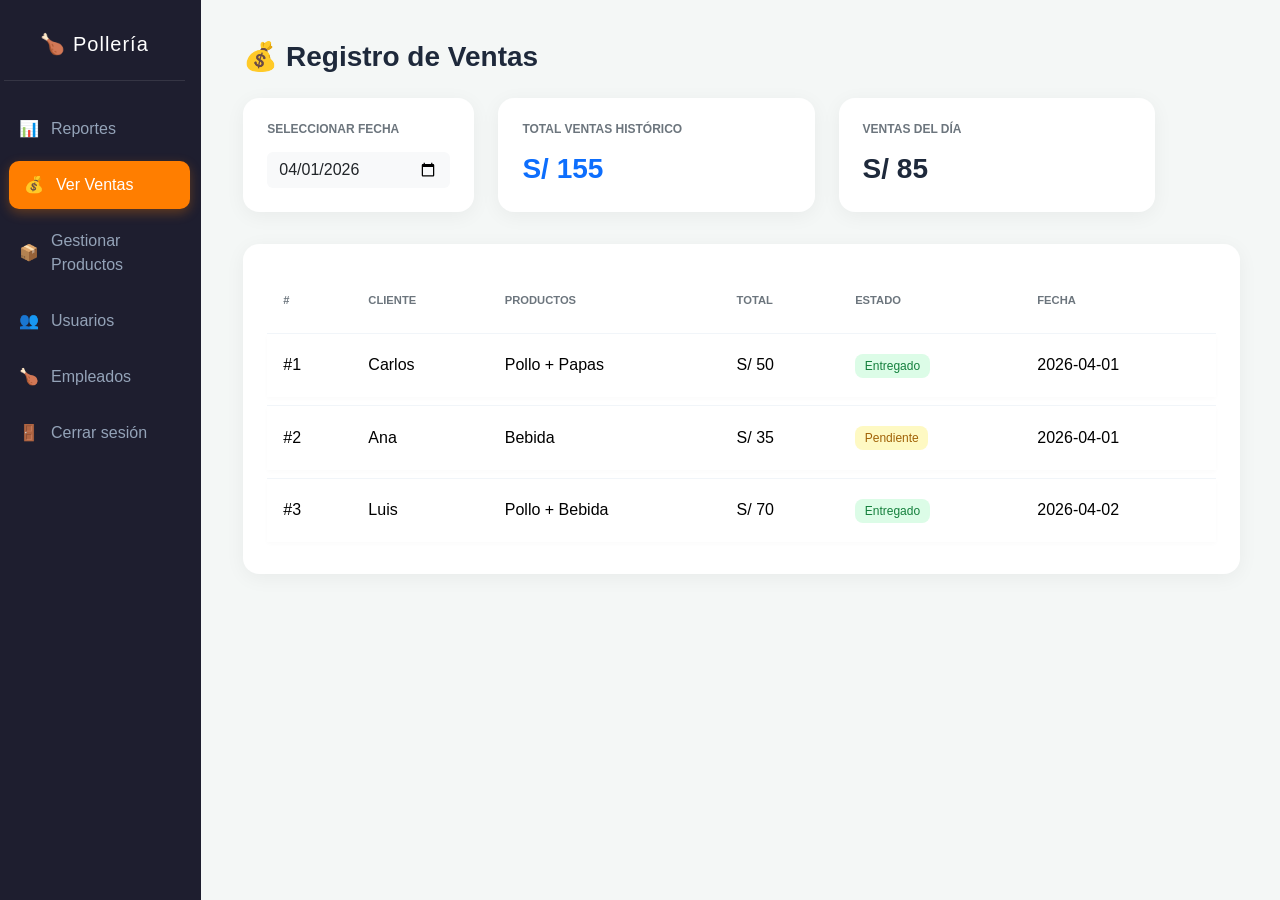
<file: ventas.html>
<!DOCTYPE html>
<html lang="es">
<head>
<meta charset="UTF-8">
<title>Ver Ventas</title>

<link href="https://cdn.jsdelivr.net/npm/bootstrap@5.3.0/dist/css/bootstrap.min.css" rel="stylesheet">
<link rel="stylesheet" href="css/estilos.css">

</head>

<body>

<div class="container-fluid">
  <div class="row">

    <div class="col-2 sidebar p-3">
      <h4 class="text-center mb-4">🍗 Pollería</h4>

      <a href="index.html" class="menu-item">
        📊 <span>Reportes</span>
      </a>

      <a href="ventas.html" class="menu-item active">
        💰 <span>Ver Ventas</span>
      </a>

      <a href="productos.html" class="menu-item">
        📦 <span>Gestionar Productos</span>
      </a>
      
      <a href="usuarios.html" class="menu-item">
        👥 <span>Usuarios</span>
      </a>

      <a href="empleados.html" class="menu-item">
        🍗 <span>Empleados</span>
      </a>

      <a href="#" class="menu-item">
        🚪 <span>Cerrar sesión</span>
      </a>
    </div>

    <div class="col-10 p-4">

      <h2 class="mb-4">💰 Registro de Ventas</h2>

      <div class="row g-4 mb-4">
        <div class="col-md-3">
          <div class="card h-100">
            <h6>Seleccionar Fecha</h6>
            <input type="date" id="fechaSeleccionada" class="form-control border-0 bg-light mt-2">
          </div>
        </div>
        <div class="col-md-4">
          <div class="card h-100">
            <h6>Total Ventas Histórico</h6>
            <h3 id="totalVentas" class="text-primary mt-2">S/ 0</h3>
          </div>
        </div>
        <div class="col-md-4">
          <div class="card h-100">
            <h6>Ventas del Día</h6>
            <h3 id="ventasSeleccionadas" class="mt-2">S/ 0</h3>
          </div>
        </div>
      </div>

      <div class="table-container">
        <table class="table table-hover mb-0">
          <thead>
            <tr>
              <th>#</th>
              <th>Cliente</th>
              <th>Productos</th>
              <th>Total</th>
              <th>Estado</th>
              <th>Fecha</th>
            </tr>
          </thead>
          <tbody id="tablaVentas">
              </tbody>
        </table>
      </div>

    </div>
  </div>
</div>

<script src="js/ventas.js"></script>

</body>
</html>
</file>
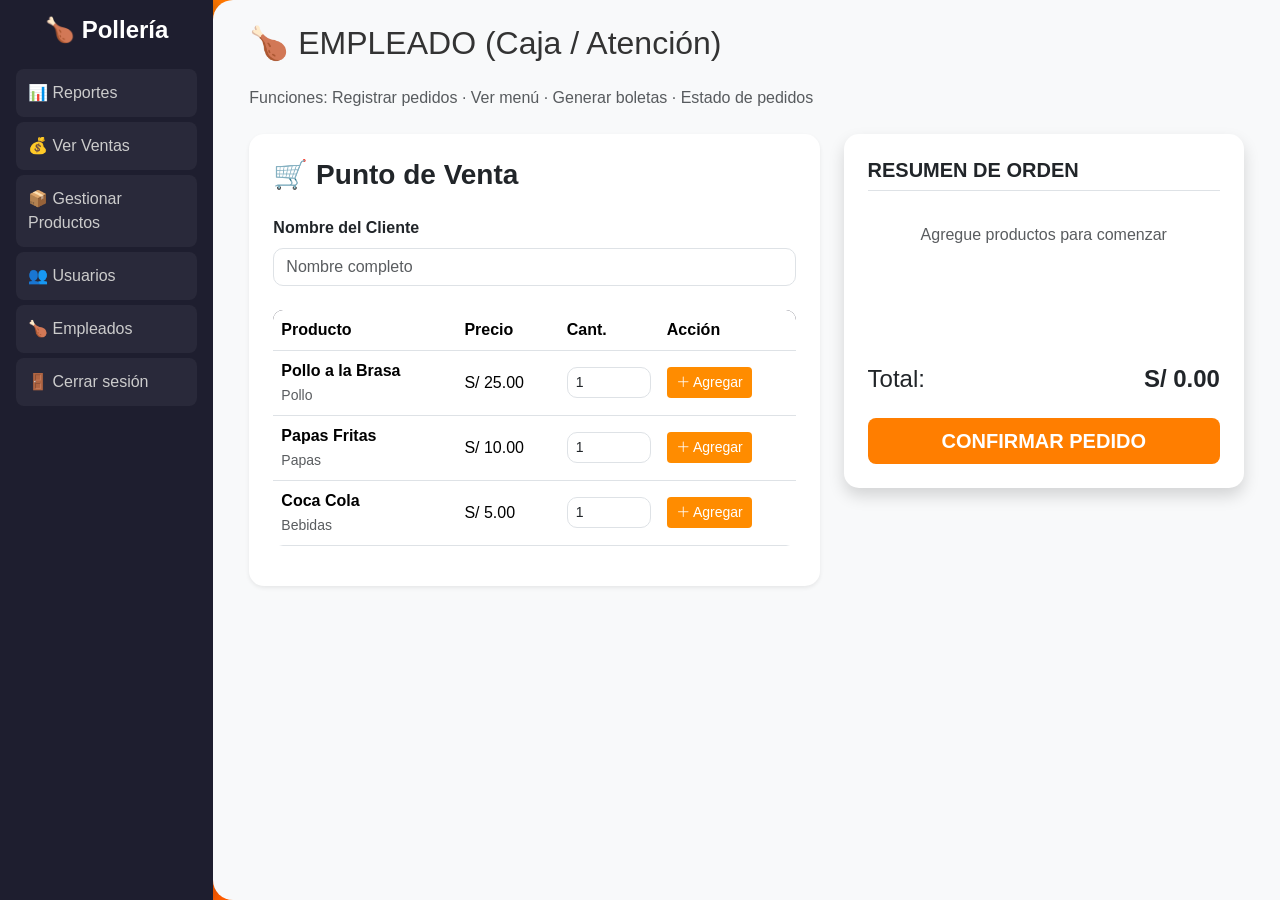
<file: polleria-caporal/empleados.html>
<!DOCTYPE html>
<html lang="es">
<head>
    <meta charset="UTF-8">
    <meta name="viewport" content="width=device-width, initial-scale=1.0">
    <title>Pollería - Empleado</title>
    <link href="https://cdn.jsdelivr.net/npm/bootstrap@5.3.0/dist/css/bootstrap.min.css" rel="stylesheet">
    <link rel="stylesheet" href="https://cdn.jsdelivr.net/npm/bootstrap-icons@1.11.1/font/bootstrap-icons.css">
    <link rel="stylesheet" href="css/estilos.css">
</head>
<body>

    <div class="container-fluid">
        <div class="row">
            <div class="col-2 sidebar p-3">
                <h4 class="text-center mb-4">🍗 Pollería</h4>
                <a href="index.html" class="menu-item">
                    📊 <span>Reportes</span>
                </a>
                <a href="ventas.html" class="menu-item">
                    💰 <span>Ver Ventas</span>
                </a>
                <a href="productos.html" class="menu-item">
                    📦 <span>Gestionar Productos</span>
                </a>
                <a href="usuarios.html" class="menu-item">
                    👥 <span>Usuarios</span>
                </a>
                <a href="empleados.html" class="menu-item active">
                    🍗 <span>Empleados</span>
                </a>
                <a href="#" class="menu-item">
                    🚪 <span>Cerrar sesión</span>
                </a>
            </div>

            <div class="col-10 p-4">
                <div class="container">
                    <h2 class="mb-4">🍗 EMPLEADO (Caja / Atención)</h2>
                    <p class="text-muted mb-4">Funciones: Registrar pedidos · Ver menú · Generar boletas · Estado de pedidos</p>
                    
                    <div class="row">
                        <div class="col-md-7">
                            <div class="card shadow-sm p-4">
                                <h3 class="fw-bold mb-4">🛒 Punto de Venta</h3>
                                <div class="mb-4">
                                    <label class="form-label fw-bold">Nombre del Cliente</label>
                                    <input type="text" id="nombreCliente" class="form-control" placeholder="Nombre completo">
                                </div>
                                <table class="table align-middle">
                                    <thead>
                                        <tr>
                                            <th>Producto</th>
                                            <th>Precio</th>
                                            <th style="width: 100px;">Cant.</th>
                                            <th>Acción</th>
                                        </tr>
                                    </thead>
                                    <tbody id="tablaVentaEmpleados">
                                    </tbody>
                                </table>
                            </div>
                        </div>

                        <div class="col-md-5">
                            <div class="card shadow p-4">
                                <h5 class="text-uppercase fw-bold border-bottom pb-2">Resumen de Orden</h5>
                                <div id="resumenPedido" style="min-height: 150px;">
                                    <p class="text-muted text-center py-4">Agregue productos para comenzar</p>
                                </div>
                                <div class="d-flex justify-content-between mt-3">
                                    <span class="h4">Total:</span>
                                    <span class="h4 fw-bold text-dark" id="totalPagar">S/ 0.00</span>
                                </div>
                                <button class="btn btn-success btn-lg w-100 mt-3 fw-bold" onclick="procesarPedidoFinal()">
                                    CONFIRMAR PEDIDO
                                </button>
                            </div>
                        </div>
                    </div>
                </div>
            </div>
        </div>
    </div>

    <script src="js/productos.js"></script>
    <script src="js/empleados.js"></script>
</body>
</html>
</file>
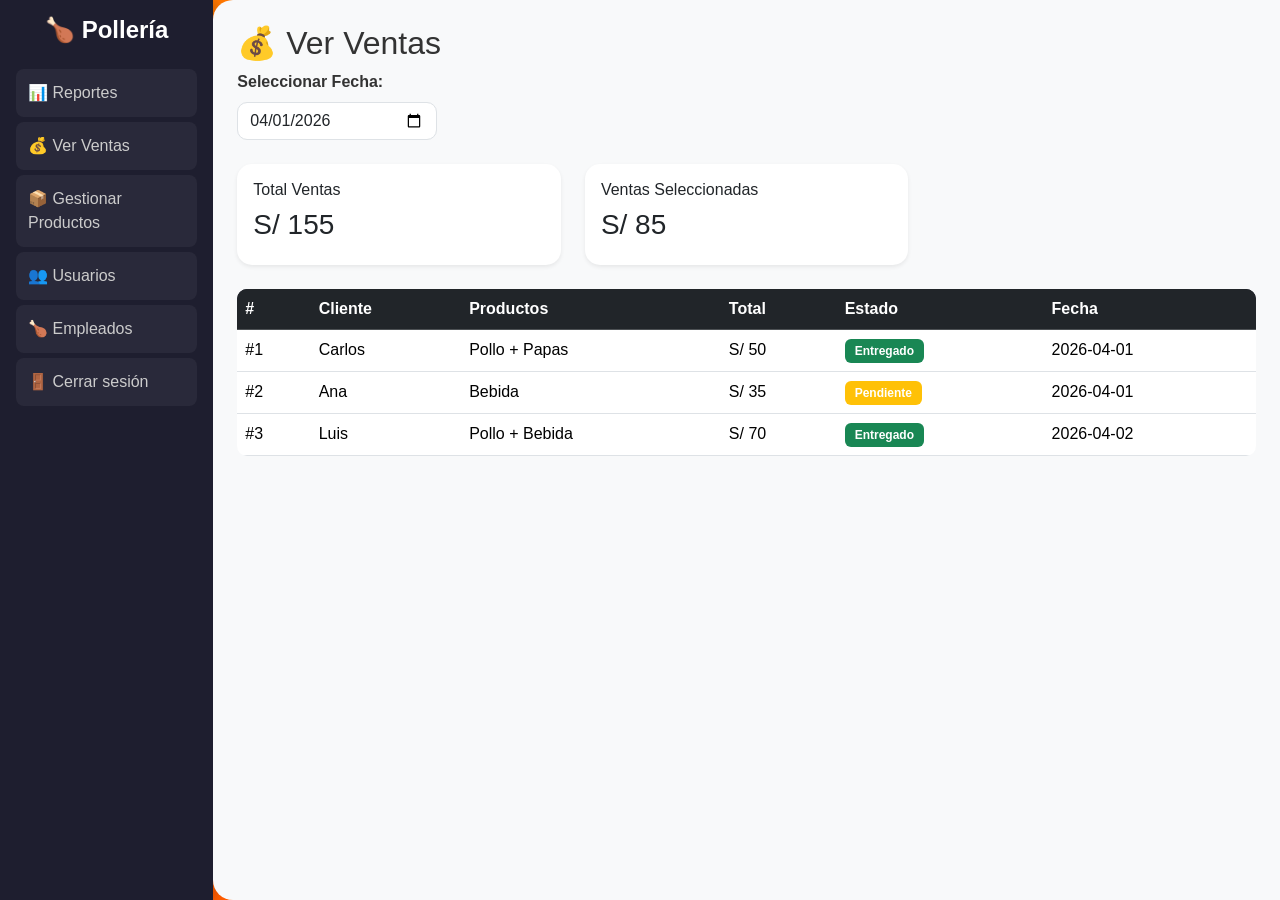
<file: polleria-caporal/ventas.html>
<!DOCTYPE html>
<html lang="es">
<head>
<meta charset="UTF-8">
<title>Ver Ventas</title>

<link href="https://cdn.jsdelivr.net/npm/bootstrap@5.3.0/dist/css/bootstrap.min.css" rel="stylesheet">

<!-- css -->
<link rel="stylesheet" href="css/estilos.css">

</head>

<body>

<div class="container-fluid">
  <div class="row">

    <!-- MENU -->
    <div class="col-2 sidebar p-3">
      <h4 class="text-center mb-4">🍗 Pollería</h4>

      <a href="index.html" class="menu-item">
        📊 <span>Reportes</span>
      </a>

      <a href="ventas.html" class="menu-item active">
        💰 <span>Ver Ventas</span>
      </a>

      <a href="productos.html" class="menu-item">
        📦 <span>Gestionar Productos</span>
      </a>
      
      <a href="usuarios.html" class="menu-item">
        👥 <span>Usuarios</span>
      </a>

      <a href="empleados.html" class="menu-item">
        🍗 <span>Empleados</span>
      </a>

      <a href="#" class="menu-item">
        🚪 <span>Cerrar sesión</span>
      </a>
    </div>

    <!-- CONTENIDO -->
    <div class="col-10 p-4">

      <h2>💰 Ver Ventas</h2>

      <div class="mb-4">
        <label for="fechaSeleccionada" class="form-label"><strong>Seleccionar Fecha:</strong></label>
        <input type="date" id="fechaSeleccionada" class="form-control" style="max-width: 200px;">
      </div>

      <div class="row my-4">
        <div class="col-md-4">
          <div class="card p-3 shadow-sm">
            <h6>Total Ventas</h6>
            <h3 id="totalVentas">S/ 0</h3>
          </div>
        </div>
        <div class="col-md-4">
          <div class="card p-3 shadow-sm">
            <h6>Ventas Seleccionadas</h6>
            <h3 id="ventasSeleccionadas">S/ 0</h3>
          </div>
        </div>
      </div>

      <table class="table table-hover">
        <thead class="table-dark">
          <tr>
            <th>#</th>
            <th>Cliente</th>
            <th>Productos</th>
            <th>Total</th>
            <th>Estado</th>
            <th>Fecha</th>
          </tr>
        </thead>
        <tbody id="tablaVentas"></tbody>
      </table>

    </div>
  </div>
</div>

<script src="js/ventas.js"></script>

</body>
</html>
</file>
<file: css/styles.css>
/* ==================== VARIABLES Y RESET ==================== */
:root {
    --primary-color: #DC143C;      /* Rojo intenso */
    --secondary-color: #FFD700;    /* Oro */
    --dark-color: #1a1a1a;
    --light-color: #f5f5f5;
    --text-dark: #333;
    --text-light: #666;
    --border-radius: 12px;
    --shadow: 0 4px 15px rgba(0, 0, 0, 0.1);
    --transition: all 0.3s ease;
}

* {
    margin: 0;
    padding: 0;
    box-sizing: border-box;
}

html {
    scroll-behavior: smooth;
}

body {
    font-family: 'Segoe UI', Tahoma, Geneva, Verdana, sans-serif;
    background-color: #fff;
    color: var(--text-dark);
    line-height: 1.6;
}

.container {
    max-width: 1200px;
    margin: 0 auto;
    padding: 0 20px;
}

/* ==================== HEADER ==================== */
.header {
    background: linear-gradient(135deg, var(--primary-color) 0%, #a00a2e 100%);
    color: white;
    padding: 30px 0;
    box-shadow: var(--shadow);
    position: sticky;
    top: 0;
    z-index: 100;
}

.header .container {
    display: flex;
    justify-content: space-between;
    align-items: center;
    flex-wrap: wrap;
    gap: 20px;
}

.logo-section h1 {
    font-size: 2.5rem;
    margin-bottom: 5px;
    text-shadow: 2px 2px 4px rgba(0, 0, 0, 0.3);
}

.tagline {
    font-size: 0.95rem;
    opacity: 0.95;
    margin: 0;
}

.contact-icons {
    display: flex;
    gap: 15px;
}

.contact-icons a {
    display: inline-flex;
    align-items: center;
    gap: 8px;
    background-color: rgba(255, 255, 255, 0.2);
    color: white;
    padding: 10px 18px;
    border-radius: 25px;
    text-decoration: none;
    font-weight: 600;
    transition: var(--transition);
    border: 2px solid transparent;
}

.contact-icons a:hover {
    background-color: white;
    color: var(--primary-color);
    transform: translateY(-2px);
    box-shadow: 0 6px 20px rgba(0, 0, 0, 0.2);
}

/* ==================== FILTROS Y BÚSQUEDA ==================== */
.filters {
    background-color: var(--light-color);
    padding: 30px 0;
    border-bottom: 3px solid var(--primary-color);
}

.filters h2 {
    font-size: 1.5rem;
    margin-bottom: 20px;
    color: var(--primary-color);
}

.filter-buttons {
    display: flex;
    gap: 12px;
    flex-wrap: wrap;
    margin-bottom: 20px;
}

.filter-btn {
    background-color: white;
    color: var(--text-dark);
    border: 2px solid #ddd;
    padding: 10px 20px;
    border-radius: 25px;
    cursor: pointer;
    font-weight: 600;
    transition: var(--transition);
    font-size: 0.95rem;
}

.filter-btn:hover {
    border-color: var(--primary-color);
    color: var(--primary-color);
    transform: translateY(-2px);
}

.filter-btn.active {
    background-color: var(--primary-color);
    color: white;
    border-color: var(--primary-color);
    box-shadow: 0 4px 12px rgba(220, 20, 60, 0.3);
}

.search-input {
    width: 100%;
    padding: 12px 20px;
    border: 2px solid #ddd;
    border-radius: var(--border-radius);
    font-size: 1rem;
    transition: var(--transition);
}

.search-input:focus {
    outline: none;
    border-color: var(--primary-color);
    box-shadow: 0 0 10px rgba(220, 20, 60, 0.2);
}

/* ==================== CATÁLOGO DE PRODUCTOS ==================== */
.catalog {
    padding: 40px 0;
    background-color: #fafafa;
    min-height: calc(100vh - 300px);
}

.products-grid {
    display: grid;
    grid-template-columns: repeat(auto-fill, minmax(220px, 1fr));
    gap: 20px;
    margin-top: 20px;
}

.product-card {
    background: white;
    border-radius: var(--border-radius);
    padding: 20px;
    text-align: center;
    box-shadow: var(--shadow);
    transition: var(--transition);
    display: flex;
    flex-direction: column;
    justify-content: space-between;
}

.product-card:hover {
    transform: translateY(-10px);
    box-shadow: 0 10px 30px rgba(220, 20, 60, 0.2);
}

.product-emoji {
    font-size: 3.5rem;
    margin-bottom: 15px;
    animation: float 3s ease-in-out infinite;
}

@keyframes float {
    0%, 100% { transform: translateY(0px); }
    50% { transform: translateY(-10px); }
}

.product-card h3 {
    font-size: 1.1rem;
    color: var(--text-dark);
    margin-bottom: 10px;
    min-height: 45px;
    display: flex;
    align-items: center;
    justify-content: center;
}

.product-price {
    font-size: 1.8rem;
    color: var(--primary-color);
    font-weight: bold;
    margin: 10px 0;
}

.product-category {
    font-size: 0.85rem;
    color: var(--text-light);
    margin-bottom: 15px;
    text-transform: uppercase;
    letter-spacing: 1px;
}

.btn-add {
    background: linear-gradient(135deg, var(--primary-color) 0%, #a00a2e 100%);
    color: white;
    border: none;
    padding: 12px;
    border-radius: 8px;
    cursor: pointer;
    font-weight: 700;
    transition: var(--transition);
    font-size: 0.95rem;
    text-transform: uppercase;
}

.btn-add:hover {
    transform: scale(1.05);
    box-shadow: 0 6px 20px rgba(220, 20, 60, 0.4);
}

.btn-add:active {
    transform: scale(0.98);
}

.no-results {
    grid-column: 1 / -1;
    text-align: center;
    padding: 60px 20px;
    font-size: 1.3rem;
    color: var(--text-light);
}

/* ==================== CARRITO FLOTANTE ==================== */
.carrito-flotante {
    position: fixed;
    bottom: 0;
    right: 0;
    width: 100%;
    max-width: 400px;
    background: white;
    border-radius: var(--border-radius) var(--border-radius) 0 0;
    box-shadow: -5px -5px 20px rgba(0, 0, 0, 0.15);
    z-index: 999;
    display: flex;
    flex-direction: column;
    max-height: 80vh;
}

.carrito-header {
    background: linear-gradient(135deg, var(--primary-color) 0%, #a00a2e 100%);
    color: white;
    padding: 15px 20px;
    border-radius: var(--border-radius) var(--border-radius) 0 0;
    display: flex;
    justify-content: space-between;
    align-items: center;
}

.carrito-header h3 {
    margin: 0;
    font-size: 1.3rem;
}

.carrito-count {
    background-color: var(--secondary-color);
    color: var(--dark-color);
    padding: 4px 12px;
    border-radius: 20px;
    font-weight: bold;
    font-size: 1rem;
}

.carrito-items {
    flex: 1;
    overflow-y: auto;
    padding: 15px;
    background-color: #fafafa;
}

.empty-message {
    text-align: center;
    color: var(--text-light);
    padding: 30px 10px;
    font-style: italic;
}

.carrito-item {
    background: white;
    padding: 12px;
    border-radius: 8px;
    margin-bottom: 10px;
    border-left: 4px solid var(--primary-color);
    display: flex;
    justify-content: space-between;
    align-items: center;
    gap: 10px;
}

.item-info {
    flex: 1;
    text-align: left;
}

.item-info p {
    margin: 3px 0;
    font-size: 0.9rem;
}

.item-info strong {
    color: var(--text-dark);
    display: block;
    margin-bottom: 3px;
}

.item-price {
    color: var(--primary-color);
    font-weight: 600;
}

.item-controls {
    display: flex;
    align-items: center;
    gap: 5px;
    font-weight: bold;
}

.btn-qty {
    background-color: var(--light-color);
    border: 1px solid #ddd;
    width: 28px;
    height: 28px;
    border-radius: 4px;
    cursor: pointer;
    font-weight: bold;
    color: var(--primary-color);
    transition: var(--transition);
}

.btn-qty:hover {
    background-color: var(--primary-color);
    color: white;
}

.btn-remove {
    background-color: #ff4444;
    color: white;
    border: none;
    width: 28px;
    height: 28px;
    border-radius: 4px;
    cursor: pointer;
    font-weight: bold;
    transition: var(--transition);
}

.btn-remove:hover {
    background-color: #cc0000;
    transform: scale(1.1);
}

.carrito-footer {
    background: white;
    padding: 15px;
    border-top: 2px solid #eee;
    border-radius: 0 0 var(--border-radius) var(--border-radius);
}

.total {
    display: flex;
    justify-content: space-between;
    align-items: center;
    font-size: 1.2rem;
    font-weight: bold;
    margin-bottom: 12px;
    padding-bottom: 12px;
    border-bottom: 2px solid var(--light-color);
}

.total span {
    color: var(--primary-color);
    font-size: 1.4rem;
}

.btn-whatsapp,
.btn-phone,
.btn-clear {
    width: 100%;
    padding: 12px;
    border: none;
    border-radius: 8px;
    font-weight: 700;
    cursor: pointer;
    transition: var(--transition);
    margin-bottom: 8px;
    font-size: 0.95rem;
    text-transform: uppercase;
}

.btn-whatsapp {
    background-color: #25D366;
    color: white;
}

.btn-whatsapp:hover {
    background-color: #20BA5C;
    transform: translateY(-2px);
    box-shadow: 0 5px 15px rgba(37, 211, 102, 0.4);
}

.btn-phone {
    background-color: var(--primary-color);
    color: white;
}

.btn-phone:hover {
    background-color: #a00a2e;
    transform: translateY(-2px);
    box-shadow: 0 5px 15px rgba(220, 20, 60, 0.4);
}

.btn-clear {
    background-color: #999;
    color: white;
    font-size: 0.85rem;
}

.btn-clear:hover {
    background-color: #666;
}

/* ==================== RESPONSIVE ==================== */
@media (max-width: 768px) {
    .header .container {
        flex-direction: column;
        text-align: center;
    }

    .logo-section h1 {
        font-size: 2rem;
    }

    .contact-icons {
        width: 100%;
        justify-content: center;
    }

    .products-grid {
        grid-template-columns: repeat(auto-fill, minmax(170px, 1fr));
        gap: 15px;
    }

    .filter-buttons {
        gap: 8px;
    }

    .filter-btn {
        padding: 8px 15px;
        font-size: 0.85rem;
    }

    .carrito-flotante {
        max-width: 100%;
    }
}

@media (max-width: 480px) {
    .header .container {
        flex-direction: column;
        gap: 15px;
    }

    .logo-section h1 {
        font-size: 1.7rem;
    }

    .tagline {
        font-size: 0.85rem;
    }

    .contact-icons a {
        padding: 8px 12px;
        font-size: 0.9rem;
    }

    .filters h2 {
        font-size: 1.2rem;
        margin-bottom: 15px;
    }

    .filter-buttons {
        gap: 6px;
        margin-bottom: 15px;
    }

    .filter-btn {
        padding: 6px 12px;
        font-size: 0.75rem;
    }

    .products-grid {
        grid-template-columns: repeat(auto-fill, minmax(140px, 1fr));
        gap: 12px;
    }

    .product-emoji {
        font-size: 2.5rem;
        margin-bottom: 10px;
    }

    .product-card h3 {
        font-size: 0.95rem;
        min-height: 40px;
    }

    .product-price {
        font-size: 1.5rem;
    }

    .btn-add {
        padding: 10px;
        font-size: 0.85rem;
    }

    .carrito-item {
        flex-direction: column;
        align-items: flex-start;
    }

    .item-controls {
        width: 100%;
        margin-top: 8px;
    }

    .carrito-header h3 {
        font-size: 1.1rem;
    }
}

/* ==================== SCROLLBAR PERSONALIZADO ==================== */
.carrito-items::-webkit-scrollbar {
    width: 6px;
}

.carrito-items::-webkit-scrollbar-track {
    background: #f1f1f1;
}

.carrito-items::-webkit-scrollbar-thumb {
    background: var(--primary-color);
    border-radius: 3px;
}

.carrito-items::-webkit-scrollbar-thumb:hover {
    background: #a00a2e;
}

/* ==================== ANIMACIONES GLOBALES ==================== */
@keyframes slideUp {
    from {
        opacity: 0;
        transform: translateY(20px);
    }
    to {
        opacity: 1;
        transform: translateY(0);
    }
}

.product-card {
    animation: slideUp 0.5s ease;
}

/* ==================== PRINT ==================== */
@media print {
    .filters,
    .contact-icons,
    .carrito-flotante {
        display: none;
    }
}
</file>
<file: polleria-caporal/css/estilos.css>
/* FONDO GENERAL */
body {
  background: linear-gradient(135deg, #ff7e00, #ff3c00);
  font-family: 'Segoe UI', sans-serif;
  color: #333;
}

/* SIDEBAR */
.sidebar {
  height: 100vh;
  background: #1e1e2f;
  color: white;
  box-shadow: 2px 0 10px rgba(0,0,0,0.2);
}

.sidebar h4 {
  text-align: center;
  margin-bottom: 20px;
  font-weight: bold;
}

.sidebar a {
  display: block;
  padding: 12px;
  color: #ccc;
  text-decoration: none;
  border-radius: 8px;
  margin-bottom: 5px;
  transition: 0.3s;
}

.sidebar a:hover {
  background: #ff7e00;
  color: white;
}

/* CONTENIDO */
.col-10 {
  background: #f8f9fa;
  border-radius: 20px 0 0 20px;
}

/* TARJETAS */
.card {
  border-radius: 15px;
  background: white;
  border: none;
  transition: 0.3s;
}

.card:hover {
  transform: translateY(-5px);
  box-shadow: 0 10px 20px rgba(0,0,0,0.2);
}

/* TABLAS */
.table {
  border-radius: 10px;
  overflow: hidden;
}

.table thead {
  background: #1e1e2f;
  color: white;
}

/* BOTONES */
.btn-success {
  background: #ff7e00;
  border: none;
}

.btn-success:hover {
  background: #ff3c00;
}

.btn-danger {
  border-radius: 6px;
}

/* INPUTS */
.form-control {
  border-radius: 10px;
}

/* BADGES */
.badge {
  padding: 6px 10px;
  font-size: 12px;
}

/* ITEMS DEL MENU COMO TARJETAS */
.menu-item {
  display: flex;
  align-items: center;
  gap: 10px;
  padding: 15px;
  margin-bottom: 12px;
  border-radius: 12px;
  background: rgba(255,255,255,0.05);
  color: #ccc;
  text-decoration: none;
  transition: all 0.3s ease;
  position: relative;
  overflow: hidden;
}

/* MOVIMIENTO */
.menu-item:hover {
  transform: translateX(8px) scale(1.03);
  background: linear-gradient(135deg, #ff7e00, #ff3c00);
  color: white;
  box-shadow: 0 8px 20px rgba(0,0,0,0.3);
}

/* EFECTO BRILLO */
.menu-item::before {
  content: "";
  position: absolute;
  top: 0;
  left: -100%;
  width: 100%;
  height: 100%;
  background: linear-gradient(120deg, transparent, rgba(255,255,255,0.3), transparent);
  transition: 0.5s;
}

.menu-item:hover::before {
  left: 100%;
}

/* ICONO */
.menu-item i {
  font-size: 18px;
}
</file>
<file: css/estilos.css>
/* --- VARIABLES DE COLOR (Moderno y Pollería) --- */
:root {
    --primary: #ff7e00;
    --primary-dark: #e66a00;
    --sidebar-bg: #1e1e2f;
    --body-bg: #f4f7f6;
    --card-shadow: 0 4px 20px 0 rgba(0,0,0,0.05);
    --text-muted: #6c757d;
}

/* --- REESTRUCTURACIÓN GENERAL --- */
body {
    background-color: var(--body-bg);
    font-family: 'Inter', 'Segoe UI', Roboto, sans-serif; /* Tipografía más moderna */
    color: #334155;
    margin: 0;
}

.container-fluid {
    padding-left: 0;
}

/* --- SIDEBAR REFORMADO --- */
.sidebar {
    height: 100vh;
    background: var(--sidebar-bg);
    padding: 2rem 1rem !important;
    position: fixed; /* Mantiene el menú fijo al hacer scroll */
    width: 16.66%;
}

.sidebar h4 {
    font-size: 1.25rem;
    letter-spacing: 1px;
    color: #fff;
    border-bottom: 1px solid rgba(255,255,255,0.1);
    padding-bottom: 1.5rem;
}

.menu-item {
    display: flex;
    align-items: center;
    gap: 12px;
    padding: 12px 15px;
    margin-bottom: 8px;
    border-radius: 10px;
    color: #94a3b8;
    text-decoration: none;
    transition: all 0.3s ease;
    background: transparent;
}

.menu-item:hover, .menu-item.active {
    background: rgba(255, 126, 0, 0.15);
    color: var(--primary);
    transform: translateX(5px);
}

.menu-item.active {
    background: var(--primary);
    color: white !important;
    box-shadow: 0 4px 12px rgba(255, 126, 0, 0.3);
}

/* --- ÁREA DE CONTENIDO --- */
.col-10 {
    margin-left: 16.66%; /* Compensa el sidebar fixed */
    padding: 2.5rem !important;
    background: var(--body-bg);
    min-height: 100vh;
}

h2 {
    font-weight: 700;
    color: #1e293b;
    font-size: 1.75rem;
}

/* --- TARJETAS DE RESUMEN (Ventas) --- */
.card {
    border: none;
    border-radius: 16px;
    background: white;
    box-shadow: var(--card-shadow);
    padding: 1.5rem;
    transition: transform 0.3s ease;
}

.card h6 {
    color: var(--text-muted);
    text-transform: uppercase;
    font-size: 0.75rem;
    font-weight: 600;
    margin-bottom: 0.5rem;
}

.card h3 {
    font-weight: 700;
    margin: 0;
    color: #1e293b;
}

/* --- TABLAS MODERNAS --- */
.table-container {
    background: white;
    padding: 1.5rem;
    border-radius: 16px;
    box-shadow: var(--card-shadow);
    margin-top: 2rem;
}

.table {
    border-collapse: separate;
    border-spacing: 0 8px; /* Espaciado entre filas */
}

.table thead th {
    background-color: transparent !important;
    color: var(--text-muted);
    font-weight: 600;
    text-transform: uppercase;
    font-size: 0.7rem;
    border: none;
    padding: 1rem;
}

.table tbody tr {
    background-color: white;
    transition: all 0.2s;
    box-shadow: 0 2px 4px rgba(0,0,0,0.02);
}

.table tbody td {
    padding: 1.2rem 1rem;
    vertical-align: middle;
    border: none;
    border-top: 1px solid #f1f5f9;
}

.table tbody tr:hover {
    background-color: #f8fafc;
    transform: scale(1.005);
}

/* --- BADGES (Estados) --- */
.badge {
    border-radius: 8px;
    padding: 0.5em 0.8em;
    font-weight: 500;
}

.bg-success { background-color: #dcfce7 !important; color: #15803d !important; }
.bg-warning { background-color: #fef9c3 !important; color: #a16207 !important; }

/* --- BOTONES --- */
.btn-primary {
    background-color: var(--primary);
    border: none;
    padding: 10px 20px;
    border-radius: 10px;
    font-weight: 600;
    box-shadow: 0 4px 10px rgba(255, 126, 0, 0.2);
}

.btn-primary:hover {
    background-color: var(--primary-dark);
    transform: translateY(-2px);
}
</file>
<file: css/prueba.css>
* {
    /* border: 0.1px solid red; */
}

.TEST {
    border: 2px solid red;
}
body {
    padding-top: 92px;
}

/* NAVBAR */
header {    /* razon de la carga rada */
    position: relative;
    box-shadow: 0px 4px 10px rgba(0, 0, 0, 0.5);
    z-index: 1050;
}
.navbar_custom {
    background-color: #769a35;
    display: contents;
}

.nav_barra {
    background-color: #477e14;
    border-top: 8px solid rgb(254, 218, 118);
}

nav .boton-pedir {
    text-decoration: none;
    color: white;
    border-radius: 8px;
    padding-block: 5px;
    padding-inline: 20px;
    background-color: #6cbe24;
    font-weight: 500;
    margin-right: 20px;
    transition: all 0.2s ease;
}

nav .boton-pedir:hover {
    background-color: #9edd3e;
    border-radius: 10px;
}

/* offcanvas */
nav .bc {
    border: 0;
    border-radius: 10px;
    text-align: left;
    padding-inline: 20px;
    padding-block: 10px;
}

nav .bc_true {
    background-color: #088D08;
    color: white;
    font-weight: 600;
    transition: all 0.2s ease;
}

nav .bc_true:hover {
    border-radius: 18px;
    background-color: #6cbe24;
    color: white;
}

nav .bc_false {
    background-color: #FDFDFD;
    color: black;
    font-weight: 600;
    transition: all 0.2s ease;
}

nav .bc_false:hover {
    border-radius: 16px;
    background-color: #088D08;
    color: white;
}

/* MAIN */
/* .borde_separador {
    border-top: 1px solid rgb(115, 115, 115);
} */
.menu-ajustado {
    max-width: 500px;
    /* Ajusta este valor: menor número = iconos más pequeños */
    margin: 0 auto;
}

/* 2. Controlamos el texto para que no sea muy grande en móviles */
.nombre-plato {
    font-size: clamp(0.7rem, 2vw, 1rem);
    font-weight: bold;
}

/* 3. Opcional: Efecto visual al pasar el mouse */
.item-menu:hover {
    transform: scale(1.05);
    transition: transform 0.2s;
    border-color: #28a745 !important;
    /* Ejemplo con color verde */
}


/* DATOS DE LA POLLERIA*/
/* --- Estilos Generales --- */
.contenido-texto {
    color: #ffffff !important; /* Fuerza las letras a blanco */
}

.nuestra-historia .contenedor-img img {
    object-fit: cover;
    height: 400px;
}

/* --- Bloque Verde Claro --- */
.seccion-verde-claro {
    background-color: #477e14; /* Puedes cambiar este valor por tu verde claro */
}

/* --- Bloque Verde Oscuro --- */
.seccion-verde-oscuro {
    background-color: #16551d; /* Puedes cambiar este valor por tu verde oscuro */
}

/* --- Botón Personalizado Verde --- */
.btn-custom-verde {
    background-color: #80aa1d;
    color: white;
    border: 2px solid rgb(142, 192, 56); /* Borde blanco para que resalte */
    border-radius: 50px;
    font-weight: bold;
    transition: all 0.3s ease;
}

.btn-custom-verde:hover {
    background-color: #ffffff;
    color: #27ae60; /* Al pasar el mouse, los colores se invierten */
    border-color: #ffffff;
}

/* FOOTER */
.footer-custom {
  background-color: #477e14 !important; /* Un negro más profundo */
  font-family: 'Segoe UI', Tahoma, Geneva, Verdana, sans-serif;
}

.footer-custom h6 {
  letter-spacing: 1px;
}

.footer-custom .x-small {
  font-size: 0.75rem;
}

.footer-custom .hover-white:hover {
  color: #ffffff !important;
  transition: color 0.3s ease;
}

.footer-custom i.text-danger {
  color: #e61e2a !important; /* Rojo característico de pollerías/restaurantes */
}

.footer-custom .border-danger {
  border-color: #e61e2a !important;
}

/* Ajuste para los iconos de redes sociales si usas Bootstrap Icons */
.social-icons a:hover {
  opacity: 0.8;
}
footer .ico_polleria {
    /* filter: grayscale(100%); */
}
</file>
